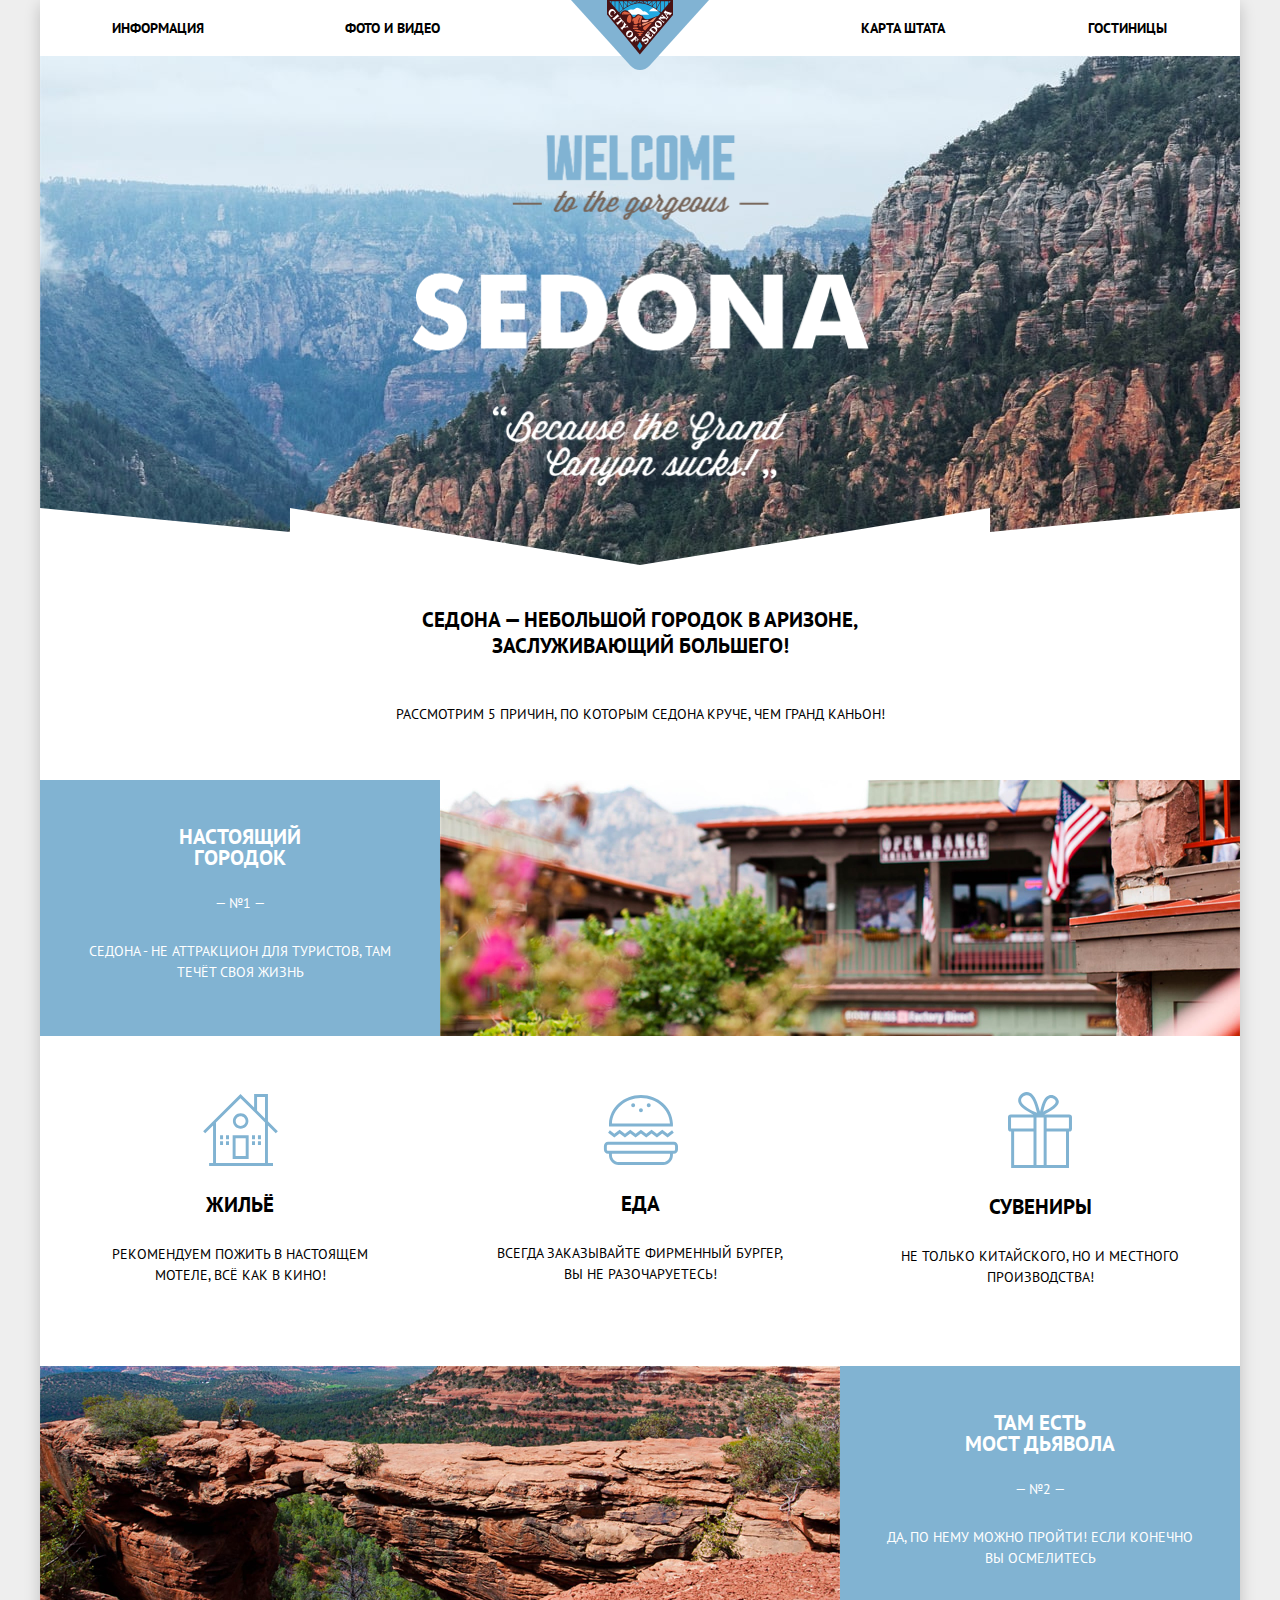
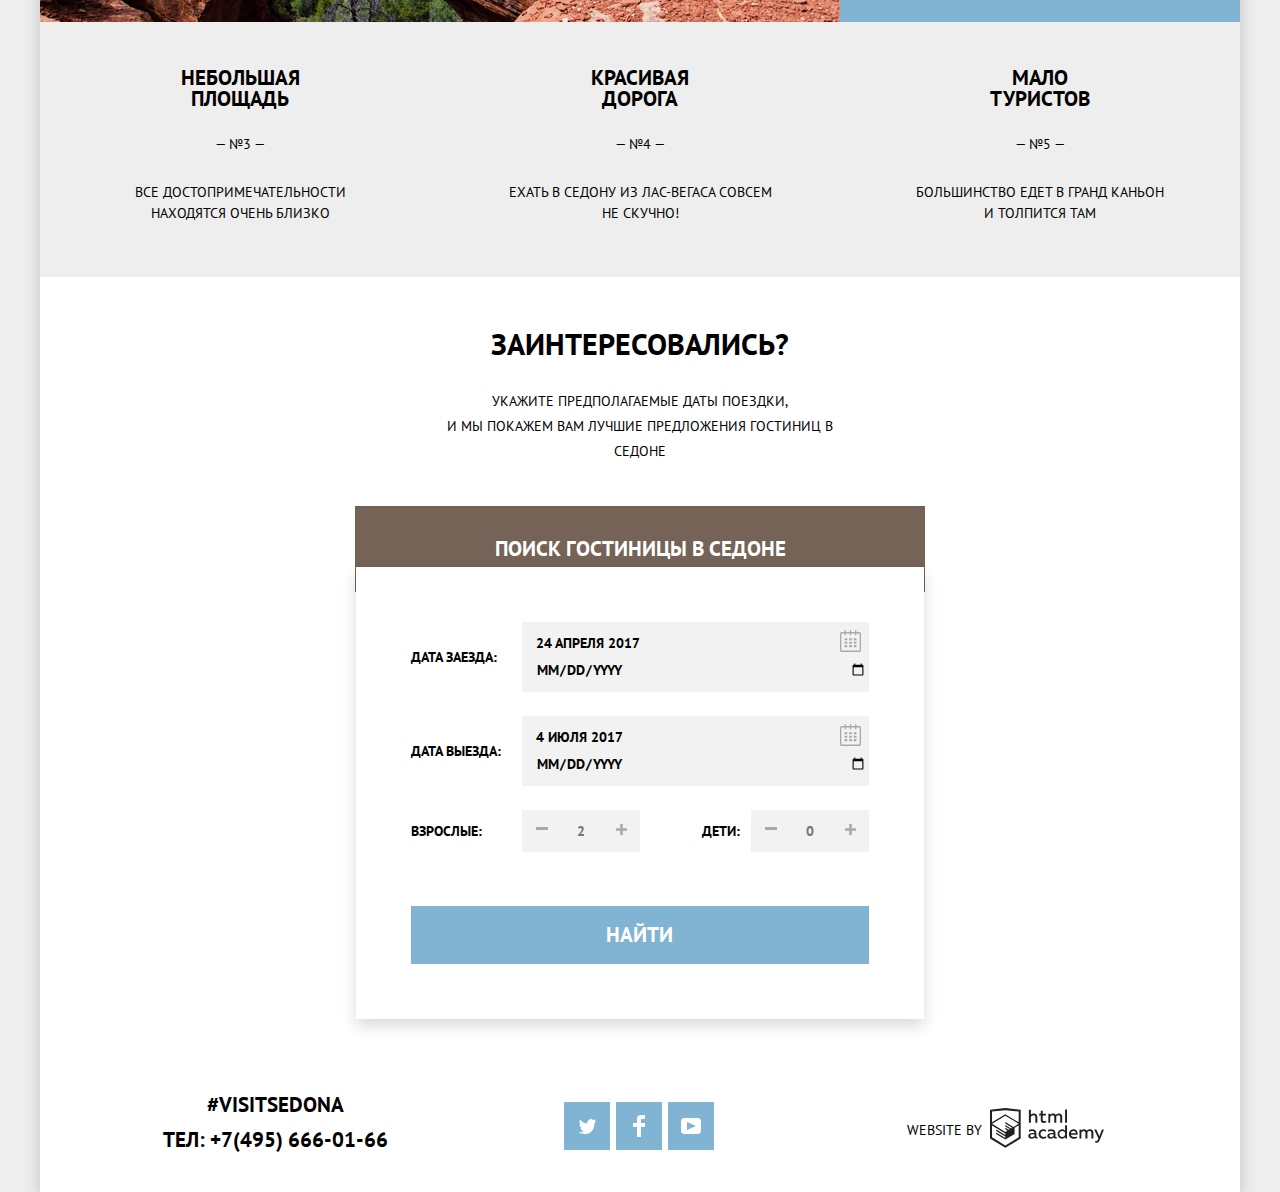
<file: index.html>
<!DOCTYPE html>
<html class="page" lang="ru">
  <head>
    <meta charset="utf-8">
    <title>Сайт туристического города Седона в штате Аризона</title>
    <link rel="stylesheet" href="css/normalize.css">
    <link rel="stylesheet" href="css/style.css">
    <link rel="icon" href="favicon.ico">
    <link rel="icon" href="img/favicon/icon.svg" type="image/svg+xml">
    <link rel="apple-touch-icon" href="img/favicon/180.png">
    <link rel="manifest" href="manifest.webmanifest">
  </head>
  <body class="page-body container">
    <header class="page-header">
      <nav class="page-navigation">
        <a class="page-header-logo">
          <img src="img/logo.svg" width="138" height="70" alt="Логотип сайта города Седона">
        </a>
        <div class="site-navigation-wrap">
          <ul class="site-navigation">
            <li class="site-navigation-item left-item"><a href="blank.html" aria-label="Информация">Информация</a></li>
            <li class="site-navigation-item left-item"><a href="blank.html" aria-label="Фото и видео">Фото и видео</a></li>
          </ul>
          <ul class="site-navigation">
            <li class="site-navigation-item right-item"><a href="blank.html" aria-label="Карта штата">Карта штата</a></li>
            <li class="site-navigation-item right-item"><a href="catalog.html" aria-label="Гостиницы">Гостиницы</a></li>
          </ul>
        </div>
      </nav>
    </header>
    <main class="page-index">
      <h1 class="visually-hidden">Туристический город Седона</h1>
      <section class="welcome">
        <h2 class="visually-hidden">Добро пожаловать в Седону</h2>
        <img src="img/index/welcome.png" srcset="img/index/welcome@2x.png" width="457" height="351" alt="Добро пожаловать в великолепную Седону. Потому что Гранд каньон отстой!" class="welcome-img">
      </section>
      <section class="features">
        <h2 class="visually-hidden">Преимущества</h2>
        <p class="feature-title">Седона — небольшой городок в Аризоне, заслуживающий большего!</p>
        <p class="feature-description">Рассмотрим 5 причин, по которым Седона круче, чем гранд каньон!</p>
        <ul class="features-list">
          <li class="feature-item feature-item-first">
            <div class="feature-item-wrap feature-item-wrap--blue">
              <h3 class="feature-item-title">Настоящий <br>городок</h3>
              <p class="feature-item-number">— №1 —</p>
              <p class="feature-item-description">Седона - не аттракцион для туристов, там <br>течёт своя жизнь</p>
            </div>
            <img src="img/index/Advantage1.jpg" srcset="img/index/Advantage1@2x.jpg" width="800" height="256" alt="Первое преимущество Седоны" class="feature-item-image">
            <ul class="additional-list">
              <li class="additional-item">
                <h4 class="additional-item-title housing">Жильё</h4>
                <p class="additional-item-description">Рекомендуем пожить в настоящем <br>мотеле, всё как в кино!</p>
              </li>
              <li class="additional-item">
                <h4 class="additional-item-title meal">Еда</h4>
                <p class="additional-item-description">Всегда заказывайте фирменный бургер,<br> вы не разочаруетесь!</p>
              </li>
              <li class="additional-item">
                <h4 class="additional-item-title souvenirs">Сувениры</h4>
                <p class="additional-item-description">Не только китайского, но и местного<br> производства!</p>
              </li>
            </ul>
          </li>
          <li class="feature-item feature-item-second">
            <div class="feature-item-wrap feature-item-wrap--blue">
              <h3 class="feature-item-title">Там есть <br>Мост дьявола</h3>
              <p class="feature-item-number">— №2 —</p>
              <p class="feature-item-description">Да, по нему можно пройти! Если конечно <br>вы осмелитесь</p>
            </div>
            <img src="img/index/Advantage2.jpg" srcset="img/index/Advantage2@2x.jpg" width="800" height="256" alt="Второе преимущество Седоны" class="feature-item-image">
          </li>
          <li class="feature-item">
            <div class="feature-item-wrap">
              <h3 class="feature-item-title">Небольшая <br>площадь</h3>
              <p class="feature-item-number">— №3 —</p>
              <p class="feature-item-description">все достопримечательности <br>находятся очень близко</p>
            </div>
          </li>
          <li class="feature-item">
            <div class="feature-item-wrap">
              <h3 class="feature-item-title">Красивая <br>дорога</h3>
              <p class="feature-item-number">— №4 —</p>
              <p class="feature-item-description">Ехать в Седону из Лас-вегаса совсем <br>не скучно!</p>
            </div>
          </li>
          <li class="feature-item">
            <div class="feature-item-wrap">
              <h3 class="feature-item-title">Mало <br>туристов</h3>
              <p class="feature-item-number">— №5 —</p>
              <p class="feature-item-description">Большинство едет в Гранд каньон <br>и толпится там</p>
            </div>
          </li>
        </ul>
      </section>
      <section class="capture-unit">
        <h2 class="visually-hidden">Блок захвата</h2>
        <h3 class="capture-unit-title">Заинтересовались?</h3>
        <p class="capture-unit-subtitle">Укажите предполагаемые даты поездки, <br>и мы покажем вам лучшие предложения гостиниц в Cедоне</p>
        <a class="button button-search" aria-label="Поиск гостиницы в Седоне">Поиск гостиницы в Седоне</a>
      </section>
      <section class="adress">
        <h2 class="visually-hidden">Как проехать</h2>
        <!-- Здесь будет карта на js-->
        <img class="visually-hidden" src="img/index/map.png" srcset="img/index/map@2x.png" alt="Аризона, город Седона" width="1200" height="474" class="map">
        <iframe width="1200" height="474" class="map" allowfullscreen title="Аризона, город Седона" src="https://www.google.com/maps/embed?pb=!1m14!1m12!1m3!1d18518.24879908678!2d-111.79683013575944!3d34.86640680662824!2m3!1f0!2f0!3f0!3m2!1i1024!2i768!4f13.1!5e0!3m2!1sru!2sru!4v1639623973554!5m2!1sru!2sru" width="600" height="450" style="border:0;" allowfullscreen="" loading="lazy"></iframe>
      </section>
    </main>
    <footer class="page-footer">
      <section class="footer-contacts">
        <h2 class="visually-hidden">Как с нами связаться</h2>
        <p class="footer-tag">#visitSEDONA</p>
        <a href="tel:+74956660166" class="footer-phone" aria-label="Контактный номер телефона">ТЕЛ: +7(495) 666-01-66</a>
      </section>
      <section class="footer-social">
        <h2 class="visually-hidden">Социальные сети</h2>
        <ul>
          <li>
            <a href="#" class="button social-button twitter" aria-label="Твиттер">
              <span class="visually-hidden">Твиттер</span>
            </a>
          </li>
          <li>
            <a href="#" class="button social-button facebook" aria-label="Фейсбук">
              <span class="visually-hidden">Фейсбук</span>
            </a>
          </li>
          <li>
            <a href="#" class="button social-button youtube" aria-label="Ютуб">
              <span class="visually-hidden">Ютуб</span>
            </a>
          </li>
        </ul>
      </section>
      <p class="footer-copyright">
        Website by <a href="https://htmlacademy.ru/intensive/htmlcss" class="copyright-link" aria-label="Сайт Htmlacademy">
          <span class="visually-hidden">Htmlacademy</span>
          <svg width="115" height="41" viewBox="0 0 115 41" aria-hidden="true" focusable="false">
            <path fill-rule="evenodd" clip-rule="evenodd" d="M15.52 1.057h-.17L0 2.72v28.776l15.35 9.343 15.352-9.344V2.72L15.52 1.057Zm61.498 1.565h-1.93v13.11h1.93V2.621Zm-36.156.01v5.136a3.976 3.976 0 0 1 2.849-1.23 3.387 3.387 0 0 1 2.614 1.007 3.55 3.55 0 0 1 1.015 2.662v5.556h-1.973v-5.297a1.984 1.984 0 0 0-.41-1.44 1.899 1.899 0 0 0-1.289-.718h-.316a3.081 3.081 0 0 0-2.448 1.5v5.955H38.9V2.633h1.963Zm36.156 28.852h-1.74v-1.425a4.061 4.061 0 0 1-3.366 1.662c-2.437-.168-4.33-2.239-4.33-4.736 0-2.498 1.893-4.569 4.33-4.737a3.98 3.98 0 0 1 3.165 1.402v-5.33h1.941v13.164Zm-29.952-1.425c.197-.008.392-.044.58-.107v1.435c-.398.153-.82.23-1.245.226a1.758 1.758 0 0 1-1.762-1.079 5.035 5.035 0 0 1-3.313 1.166c-1.593 0-3.07-.896-3.07-2.752 0-2.298 2.11-3.01 3.914-3.01.77.013 1.537.103 2.29.27v-.324c0-1.079-.802-1.91-2.31-1.91a7.682 7.682 0 0 0-3.166.69V22.83a10.56 10.56 0 0 1 3.365-.593c2.49 0 4.02 1.209 4.02 3.938v3.237a.592.592 0 0 0 .13.429c.096.12.236.194.387.208h.18v.01ZM40.27 28.84c.027.389.205.75.495 1.004.289.253.666.378 1.046.345h.116a3.537 3.537 0 0 0 2.542-1.079v-1.532a10.039 10.039 0 0 0-1.91-.227c-1.055 0-2.278.356-2.278 1.49h-.01Zm15.752-5.902a5.183 5.183 0 0 0-2.712-.69h-.369a4.514 4.514 0 0 0-3.18 1.471 4.722 4.722 0 0 0-1.23 3.341v.442c.164 2.498 2.273 4.39 4.716 4.23 1.004.024 2-.187 2.912-.615v-1.845a5.185 5.185 0 0 1-2.564.69 2.885 2.885 0 0 1-2.657-1.426 3.024 3.024 0 0 1 0-3.07 2.884 2.884 0 0 1 2.657-1.427c.865-.003 1.71.26 2.427.755v-1.856ZM66.15 30.06c.198-.008.393-.045.58-.108v1.435c-.397.153-.82.23-1.244.226a1.758 1.758 0 0 1-1.762-1.079 5.035 5.035 0 0 1-3.313 1.166c-1.593 0-3.07-.896-3.07-2.752 0-2.298 2.11-3.01 3.914-3.01.77.013 1.537.103 2.29.27v-.324c0-1.079-.802-1.91-2.311-1.91a7.682 7.682 0 0 0-3.165.69V22.83c1.084-.379 2.22-.58 3.365-.593 2.49 0 4.02 1.209 4.02 3.938v3.237a.592.592 0 0 0 .129.429c.097.12.237.194.388.208h.18v.01Zm-6.296-.212a1.468 1.468 0 0 1-.498-1.008h.021c0-1.133 1.16-1.489 2.279-1.489.642.015 1.281.09 1.91.227v1.532a3.537 3.537 0 0 1-2.543 1.079h-.116a1.404 1.404 0 0 1-1.053-.34Zm9.472-2.918c0-1.644 1.304-2.977 2.912-2.977l.021.054c1.214 0 2.314.731 2.806 1.866v2.158a3.015 3.015 0 0 1-2.827 1.877c-1.608 0-2.912-1.333-2.912-2.978Zm14.022-4.682c3.492 0 4.705 2.892 4.135 5.492h-6.562c.222 1.618 1.762 2.276 3.366 2.276a6.326 6.326 0 0 0 2.785-.636v1.726c-1 .436-2.08.646-3.165.615-2.67 0-5.012-1.532-5.012-4.769a4.572 4.572 0 0 1 1.145-3.268 4.37 4.37 0 0 1 3.076-1.469h.232v.033Zm-2.48 3.927c.101-1.351 1.253-2.365 2.575-2.265h.042c.62-.057 1.234.17 1.675.62.442.449.666 1.075.614 1.71H80.87v-.065Zm8.62 5.287v-8.966h1.74v1.079a3.983 3.983 0 0 1 2.934-1.37 3.001 3.001 0 0 1 2.785 1.51c.793-.881 1.9-1.399 3.07-1.435a3.192 3.192 0 0 1 2.489 1.01c.647.69.971 1.631.887 2.583v5.61h-2.004v-5.556a1.74 1.74 0 0 0-.366-1.262 1.665 1.665 0 0 0-1.132-.626h-.275a2.936 2.936 0 0 0-2.184 1.208v6.237H95.43v-5.557a1.742 1.742 0 0 0-.38-1.266 1.666 1.666 0 0 0-1.15-.611h-.21a3.153 3.153 0 0 0-2.333 1.392v6.074h-1.825l-.042-.054Zm24.488-8.988h-2.005l-2.648 6.798-3.018-6.787h-2.11l4.221 9.063-.18.454c-.517 1.36-1.234 2.05-2.184 2.05a2.96 2.96 0 0 1-.897-.13v1.694c.38.096.77.147 1.161.151 1.329 0 2.585-.744 3.534-3.086l4.126-10.206ZM52.689 6.787V3.55l-1.962.464v2.719h-1.583V8.49h1.646v4.5c-.067.826.234 1.64.82 2.213a2.653 2.653 0 0 0 2.197.743c.793.007 1.58-.121 2.332-.378v-1.726a4.647 4.647 0 0 1-1.783.356c-1.14 0-1.667-.389-1.667-1.575V8.513h3.165V6.787H52.69Zm5.697 8.966V6.754h1.752v1.08a3.983 3.983 0 0 1 2.922-1.382 2.998 2.998 0 0 1 2.743 1.435c.793-.882 1.9-1.4 3.07-1.435.94-.037 1.85.347 2.491 1.052.64.704.949 1.66.843 2.617v5.62h-2.004v-5.556a1.743 1.743 0 0 0-.366-1.262 1.668 1.668 0 0 0-1.132-.626h-.243a2.937 2.937 0 0 0-2.184 1.209v6.236h-2.005v-5.557a1.742 1.742 0 0 0-.365-1.262 1.667 1.667 0 0 0-1.133-.626h-.242A3.153 3.153 0 0 0 60.2 9.69v6.074h-1.815v-.01Zm-29.689 14.55.01-.006-.01.021v-.015Zm0-11.983v11.983l-13.346 8.13-13.346-8.115V18.515l13.283 8.092v1.424l-9.105-5.503v1.414l9.157 5.621v1.5l-9.147-5.567v1.456l9.158 5.621 9.232-5.653v-6.107l4.114-2.492Zm.01-1.542-3.67 2.158-1.689 1.079-8.04-4.931v1.413l6.848 4.23-.148.097-1.055.582-5.665-3.452v1.445l4.473 2.72-1.055.722-3.376-2.05v1.414l2.215 1.338-2.247 1.36L2.11 16.863 15.31 8.729l13.399 8.049Zm-13.42-9.506 13.42 8.081V4.563L15.362 3.13 2.015 4.564v10.79l13.273-8.082Z" fill="#231F20"/>
          </svg>
        </a>
      </p>
    </footer>
    <section class="modal modal-search">
      <h2 class="visually-hidden">Поиск гостиницы в Седоне</h2>
      <form action="https://echo.htmlacademy.ru/" method="post" class="appointment-form">
        <div class="appointment-item">
          <label for="arrival-date" aria-label="Дата заезда">Дата заезда:</label>
          <input id="arrival-date" name="arrival-date" placeholder="24 апреля 2017" type="date">
          <span class="calendar">
            <svg fill="none" viewBox="0 0 21 23" aria-hidden="true" focusable="false">
              <path fill-rule="evenodd" clip-rule="evenodd" d="M16.406 3.025h2.845c.966 0 1.749.822 1.749 1.837v16.302C21 22.179 20.217 23 19.251 23H1.75C.784 23 0 22.179 0 21.164V4.862c0-1.015.784-1.837 1.75-1.837h2.843V1.648c0-.381.294-.689.657-.689.362 0 .656.308.656.689v1.377h3.938V1.648c0-.381.294-.689.657-.689.361 0 .655.308.655.689v1.377h3.938V1.648c0-.381.293-.689.656-.689.362 0 .656.308.656.689v1.377Zm3.159 18.459a.448.448 0 0 0 .123-.32h.001V4.862a.449.449 0 0 0-.437-.459h-2.845v1.378c0 .381-.294.689-.656.689-.363 0-.656-.308-.656-.689V4.403h-3.938v1.378c0 .381-.294.689-.655.689-.363 0-.657-.308-.657-.689V4.403H5.907v1.378c0 .381-.294.689-.656.689-.363 0-.657-.308-.657-.689V4.403H1.75a.45.45 0 0 0-.438.459v16.302a.45.45 0 0 0 .438.459h17.501a.448.448 0 0 0 .314-.139Z" fill="#A9A9A9"/><path fill-rule="evenodd" clip-rule="evenodd" d="M4.594 9.225h2.625v2.066H4.594V9.225Zm0 3.443h2.625v2.067H4.594v-2.067Zm2.625 3.444H4.594v2.066h2.625v-2.066Zm1.969 0h2.625v2.066H9.188v-2.066Zm2.625-3.444H9.188v2.067h2.625v-2.067ZM9.188 9.225h2.625v2.066H9.188V9.225Zm7.218 6.887h-2.625v2.066h2.625v-2.066Zm-2.625-3.444h2.625v2.067h-2.625v-2.067Zm2.625-3.443h-2.625v2.066h2.625V9.225Z" fill="#A9A9A9"/>
            </svg>
          </span>
        </div>
        <div class="appointment-item">
          <label for="date-of-departure" aria-label="Дата выезда">Дата выезда:</label>
          <input id="date-of-departure" name="date-of-departure" placeholder="4 июля 2017" type="date">
          <span class="calendar">
            <svg fill="none" viewBox="0 0 21 23">
              <path fill-rule="evenodd" clip-rule="evenodd" d="M16.406 3.025h2.845c.966 0 1.749.822 1.749 1.837v16.302C21 22.179 20.217 23 19.251 23H1.75C.784 23 0 22.179 0 21.164V4.862c0-1.015.784-1.837 1.75-1.837h2.843V1.648c0-.381.294-.689.657-.689.362 0 .656.308.656.689v1.377h3.938V1.648c0-.381.294-.689.657-.689.361 0 .655.308.655.689v1.377h3.938V1.648c0-.381.293-.689.656-.689.362 0 .656.308.656.689v1.377Zm3.159 18.459a.448.448 0 0 0 .123-.32h.001V4.862a.449.449 0 0 0-.437-.459h-2.845v1.378c0 .381-.294.689-.656.689-.363 0-.656-.308-.656-.689V4.403h-3.938v1.378c0 .381-.294.689-.655.689-.363 0-.657-.308-.657-.689V4.403H5.907v1.378c0 .381-.294.689-.656.689-.363 0-.657-.308-.657-.689V4.403H1.75a.45.45 0 0 0-.438.459v16.302a.45.45 0 0 0 .438.459h17.501a.448.448 0 0 0 .314-.139Z" fill="#A9A9A9"/><path fill-rule="evenodd" clip-rule="evenodd" d="M4.594 9.225h2.625v2.066H4.594V9.225Zm0 3.443h2.625v2.067H4.594v-2.067Zm2.625 3.444H4.594v2.066h2.625v-2.066Zm1.969 0h2.625v2.066H9.188v-2.066Zm2.625-3.444H9.188v2.067h2.625v-2.067ZM9.188 9.225h2.625v2.066H9.188V9.225Zm7.218 6.887h-2.625v2.066h2.625v-2.066Zm-2.625-3.444h2.625v2.067h-2.625v-2.067Zm2.625-3.443h-2.625v2.066h2.625V9.225Z" fill="#A9A9A9"/>
            </svg>
          </span>
        </div>
        <div class="appointment-item choice-age">
          <label for="adults" aria-label="Взрослые">Взрослые:</label>
          <input id="adults" name="adults" placeholder="2" type="number">
          <span class="change-quantity minus">
            <svg fill="none" viewBox="0 0 12 3" aria-hidden="true" focusable="false">
              <path fill="#A9A9A9" d="M0 0h12v3H0z"/>
            </svg>
          </span>
          <span class="change-quantity plus" aria-hidden="true" focusable="false">
            <svg fill="none" viewBox="0 0 11 11">
              <path fill-rule="evenodd" clip-rule="evenodd" d="M4.23 6.77V11h2.54V6.77H11V4.23H6.77V0H4.23v4.23H0v2.54h4.23Z" fill="#A9A9A9"/>
            </svg>
          </span>
        </div>
        <div class="appointment-item choice-age">
          <label for="children" aria-label="Дети">Дети:</label>
          <input id="children" name="children" placeholder="0" type="number">
          <span class="change-quantity minus">
            <svg fill="none" viewBox="0 0 12 3" aria-hidden="true" focusable="false">
              <path fill="#A9A9A9" d="M0 0h12v3H0z"/>
            </svg>
          </span>
          <span class="change-quantity plus">
            <svg fill="none" viewBox="0 0 11 11" aria-hidden="true" focusable="false">
              <path fill-rule="evenodd" clip-rule="evenodd" d="M4.23 6.77V11h2.54V6.77H11V4.23H6.77V0H4.23v4.23H0v2.54h4.23Z" fill="#A9A9A9"/>
            </svg>
          </span>
        </div>
        <button class="button appointment-button" type="submit" aria-label="Найти гостиницу">Найти</button>
      </form>
    </section>
    <script src="js/search.min.js"></script>
  </body>
</html>
</file>
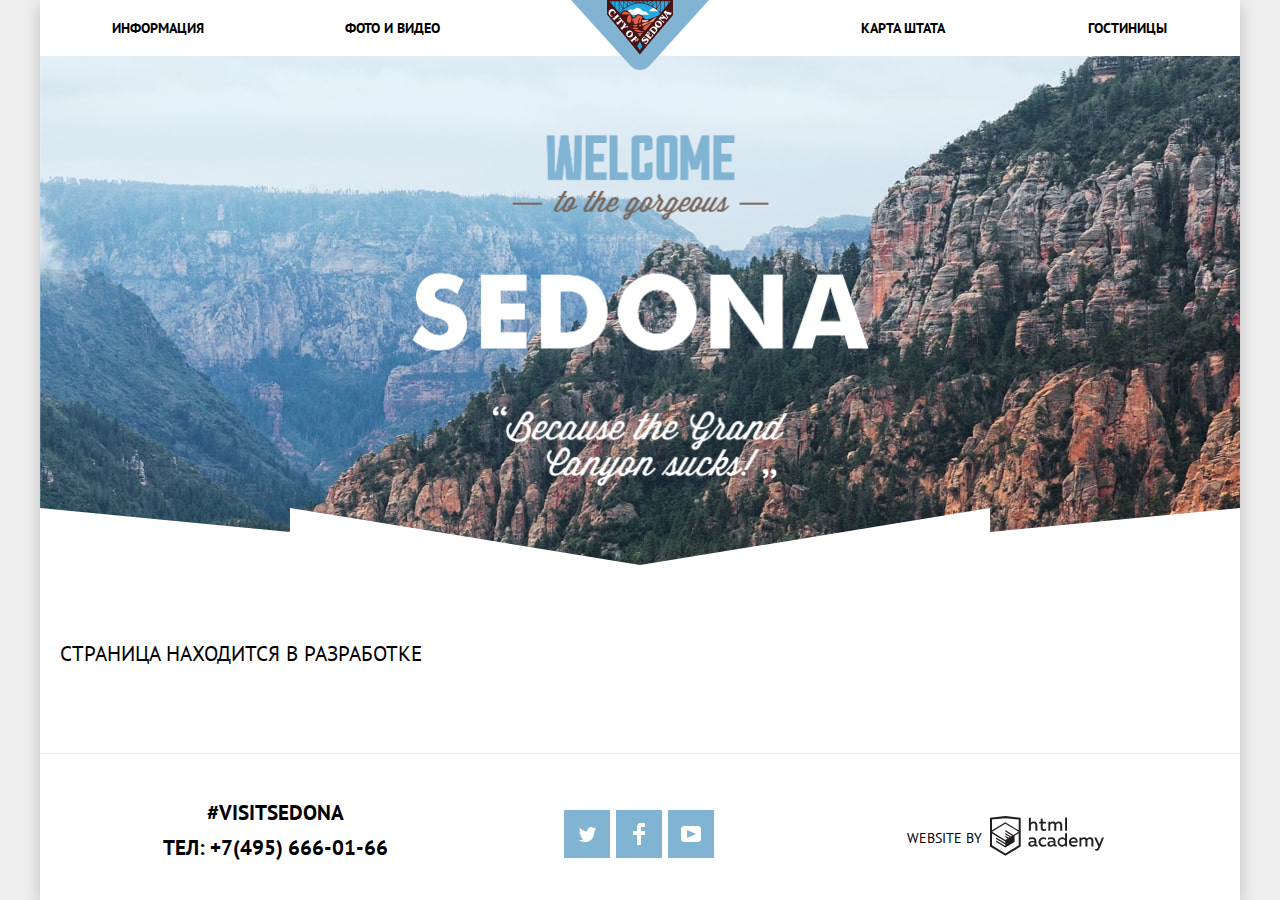
<file: blank.html>
<!DOCTYPE html>
<html class="page" lang="ru">
  <head>
    <meta charset="utf-8">
    <title>Сайт туристического города Седона в штате Аризона</title>
    <link rel="stylesheet" href="css/normalize.css">
    <link rel="stylesheet" href="css/style.min.css">
    <link rel="icon" href="favicon.ico">
    <link rel="icon" href="favicon/icon.svg" type="image/svg+xml">
    <link rel="apple-touch-icon" href="favicon/180.png">
    <link rel="manifest" href="manifest.webmanifest">
  </head>
  <body class="page-body container">
    <header class="page-header">
      <nav class="page-navigation">
        <a href="index.html" class="page-header-logo" aria-label="Главная страница сайта Седона">
          <img src="img/logo.svg" width="138" height="70" alt="Логотип сайта города Седона">
        </a>
        <div class="site-navigation-wrap">
          <ul class="site-navigation">
            <li class="site-navigation-item left-item"><a href="blank.html" aria-label="Информация">Информация</a></li>
            <li class="site-navigation-item left-item"><a href="blank.html" aria-label="Фото и видео">Фото и видео</a></li>
          </ul>
          <ul class="site-navigation">
            <li class="site-navigation-item right-item"><a href="blank.html" aria-label="Карта штата">Карта штата</a></li>
            <li class="site-navigation-item right-item"><a href="catalog.html" aria-label="Гостиницы">Гостиницы</a></li>
          </ul>
        </div>
      </nav>
    </header>
    <main class="page-blank">
      <h1 class="visually-hidden">Туристический город Седона</h1>
      <section class="welcome">
        <h2 class="visually-hidden">Добро пожаловать в Седону</h2>
        <img src="img/index/welcome.png" srcset="img/index/welcome@2x.png" width="457" height="351" alt="Добро пожаловать в великолепную Седону. Потому что Гранд каньон отстой!">
      </section>
      <section class="inner-content">
        <h2 class="visually-hidden">Пустая страница туристического города Седона в штате Аризона</h2>
        <p>Страница находится в разработке</p>
      </section>
    </main>
    <footer class="page-footer">
      <section class="footer-contacts">
        <h2 class="visually-hidden">Как с нами связаться</h2>
        <p class="footer-tag">#visitSEDONA</p>
        <a href="tel:+74956660166" class="footer-phone">ТЕЛ: +7(495) 666-01-66</a>
      </section>
      <section class="footer-social">
        <h2 class="visually-hidden">Социальные сети</h2>
        <ul>
          <li>
            <a href="#" class="button social-button twitter" aria-label="Твиттер">
              <span class="visually-hidden">Твиттер</span>
            </a>
          </li>
          <li>
            <a href="#" class="button social-button facebook" aria-label="Фейсбук">
              <span class="visually-hidden">Фейсбук</span>
            </a>
          </li>
          <li>
            <a href="#" class="button social-button youtube" aria-label="Ютуб">
              <span class="visually-hidden">Ютуб</span>
            </a>
          </li>
        </ul>
      </section>
      <p class="footer-copyright">
        Website by <a href="https://htmlacademy.ru/intensive/htmlcss" class="copyright-link" aria-label="Сайт Htmlacademy">
          <span class="visually-hidden">Htmlacademy</span>
          <svg width="115" height="41" viewBox="0 0 115 41" aria-hidden="true" focusable="false">
            <path fill-rule="evenodd" clip-rule="evenodd" d="M15.52 1.057h-.17L0 2.72v28.776l15.35 9.343 15.352-9.344V2.72L15.52 1.057Zm61.498 1.565h-1.93v13.11h1.93V2.621Zm-36.156.01v5.136a3.976 3.976 0 0 1 2.849-1.23 3.387 3.387 0 0 1 2.614 1.007 3.55 3.55 0 0 1 1.015 2.662v5.556h-1.973v-5.297a1.984 1.984 0 0 0-.41-1.44 1.899 1.899 0 0 0-1.289-.718h-.316a3.081 3.081 0 0 0-2.448 1.5v5.955H38.9V2.633h1.963Zm36.156 28.852h-1.74v-1.425a4.061 4.061 0 0 1-3.366 1.662c-2.437-.168-4.33-2.239-4.33-4.736 0-2.498 1.893-4.569 4.33-4.737a3.98 3.98 0 0 1 3.165 1.402v-5.33h1.941v13.164Zm-29.952-1.425c.197-.008.392-.044.58-.107v1.435c-.398.153-.82.23-1.245.226a1.758 1.758 0 0 1-1.762-1.079 5.035 5.035 0 0 1-3.313 1.166c-1.593 0-3.07-.896-3.07-2.752 0-2.298 2.11-3.01 3.914-3.01.77.013 1.537.103 2.29.27v-.324c0-1.079-.802-1.91-2.31-1.91a7.682 7.682 0 0 0-3.166.69V22.83a10.56 10.56 0 0 1 3.365-.593c2.49 0 4.02 1.209 4.02 3.938v3.237a.592.592 0 0 0 .13.429c.096.12.236.194.387.208h.18v.01ZM40.27 28.84c.027.389.205.75.495 1.004.289.253.666.378 1.046.345h.116a3.537 3.537 0 0 0 2.542-1.079v-1.532a10.039 10.039 0 0 0-1.91-.227c-1.055 0-2.278.356-2.278 1.49h-.01Zm15.752-5.902a5.183 5.183 0 0 0-2.712-.69h-.369a4.514 4.514 0 0 0-3.18 1.471 4.722 4.722 0 0 0-1.23 3.341v.442c.164 2.498 2.273 4.39 4.716 4.23 1.004.024 2-.187 2.912-.615v-1.845a5.185 5.185 0 0 1-2.564.69 2.885 2.885 0 0 1-2.657-1.426 3.024 3.024 0 0 1 0-3.07 2.884 2.884 0 0 1 2.657-1.427c.865-.003 1.71.26 2.427.755v-1.856ZM66.15 30.06c.198-.008.393-.045.58-.108v1.435c-.397.153-.82.23-1.244.226a1.758 1.758 0 0 1-1.762-1.079 5.035 5.035 0 0 1-3.313 1.166c-1.593 0-3.07-.896-3.07-2.752 0-2.298 2.11-3.01 3.914-3.01.77.013 1.537.103 2.29.27v-.324c0-1.079-.802-1.91-2.311-1.91a7.682 7.682 0 0 0-3.165.69V22.83c1.084-.379 2.22-.58 3.365-.593 2.49 0 4.02 1.209 4.02 3.938v3.237a.592.592 0 0 0 .129.429c.097.12.237.194.388.208h.18v.01Zm-6.296-.212a1.468 1.468 0 0 1-.498-1.008h.021c0-1.133 1.16-1.489 2.279-1.489.642.015 1.281.09 1.91.227v1.532a3.537 3.537 0 0 1-2.543 1.079h-.116a1.404 1.404 0 0 1-1.053-.34Zm9.472-2.918c0-1.644 1.304-2.977 2.912-2.977l.021.054c1.214 0 2.314.731 2.806 1.866v2.158a3.015 3.015 0 0 1-2.827 1.877c-1.608 0-2.912-1.333-2.912-2.978Zm14.022-4.682c3.492 0 4.705 2.892 4.135 5.492h-6.562c.222 1.618 1.762 2.276 3.366 2.276a6.326 6.326 0 0 0 2.785-.636v1.726c-1 .436-2.08.646-3.165.615-2.67 0-5.012-1.532-5.012-4.769a4.572 4.572 0 0 1 1.145-3.268 4.37 4.37 0 0 1 3.076-1.469h.232v.033Zm-2.48 3.927c.101-1.351 1.253-2.365 2.575-2.265h.042c.62-.057 1.234.17 1.675.62.442.449.666 1.075.614 1.71H80.87v-.065Zm8.62 5.287v-8.966h1.74v1.079a3.983 3.983 0 0 1 2.934-1.37 3.001 3.001 0 0 1 2.785 1.51c.793-.881 1.9-1.399 3.07-1.435a3.192 3.192 0 0 1 2.489 1.01c.647.69.971 1.631.887 2.583v5.61h-2.004v-5.556a1.74 1.74 0 0 0-.366-1.262 1.665 1.665 0 0 0-1.132-.626h-.275a2.936 2.936 0 0 0-2.184 1.208v6.237H95.43v-5.557a1.742 1.742 0 0 0-.38-1.266 1.666 1.666 0 0 0-1.15-.611h-.21a3.153 3.153 0 0 0-2.333 1.392v6.074h-1.825l-.042-.054Zm24.488-8.988h-2.005l-2.648 6.798-3.018-6.787h-2.11l4.221 9.063-.18.454c-.517 1.36-1.234 2.05-2.184 2.05a2.96 2.96 0 0 1-.897-.13v1.694c.38.096.77.147 1.161.151 1.329 0 2.585-.744 3.534-3.086l4.126-10.206ZM52.689 6.787V3.55l-1.962.464v2.719h-1.583V8.49h1.646v4.5c-.067.826.234 1.64.82 2.213a2.653 2.653 0 0 0 2.197.743c.793.007 1.58-.121 2.332-.378v-1.726a4.647 4.647 0 0 1-1.783.356c-1.14 0-1.667-.389-1.667-1.575V8.513h3.165V6.787H52.69Zm5.697 8.966V6.754h1.752v1.08a3.983 3.983 0 0 1 2.922-1.382 2.998 2.998 0 0 1 2.743 1.435c.793-.882 1.9-1.4 3.07-1.435.94-.037 1.85.347 2.491 1.052.64.704.949 1.66.843 2.617v5.62h-2.004v-5.556a1.743 1.743 0 0 0-.366-1.262 1.668 1.668 0 0 0-1.132-.626h-.243a2.937 2.937 0 0 0-2.184 1.209v6.236h-2.005v-5.557a1.742 1.742 0 0 0-.365-1.262 1.667 1.667 0 0 0-1.133-.626h-.242A3.153 3.153 0 0 0 60.2 9.69v6.074h-1.815v-.01Zm-29.689 14.55.01-.006-.01.021v-.015Zm0-11.983v11.983l-13.346 8.13-13.346-8.115V18.515l13.283 8.092v1.424l-9.105-5.503v1.414l9.157 5.621v1.5l-9.147-5.567v1.456l9.158 5.621 9.232-5.653v-6.107l4.114-2.492Zm.01-1.542-3.67 2.158-1.689 1.079-8.04-4.931v1.413l6.848 4.23-.148.097-1.055.582-5.665-3.452v1.445l4.473 2.72-1.055.722-3.376-2.05v1.414l2.215 1.338-2.247 1.36L2.11 16.863 15.31 8.729l13.399 8.049Zm-13.42-9.506 13.42 8.081V4.563L15.362 3.13 2.015 4.564v10.79l13.273-8.082Z" fill="#231F20"/>
          </svg>
        </a>
      </p>
    </footer>
  </body>
</html>
</file>
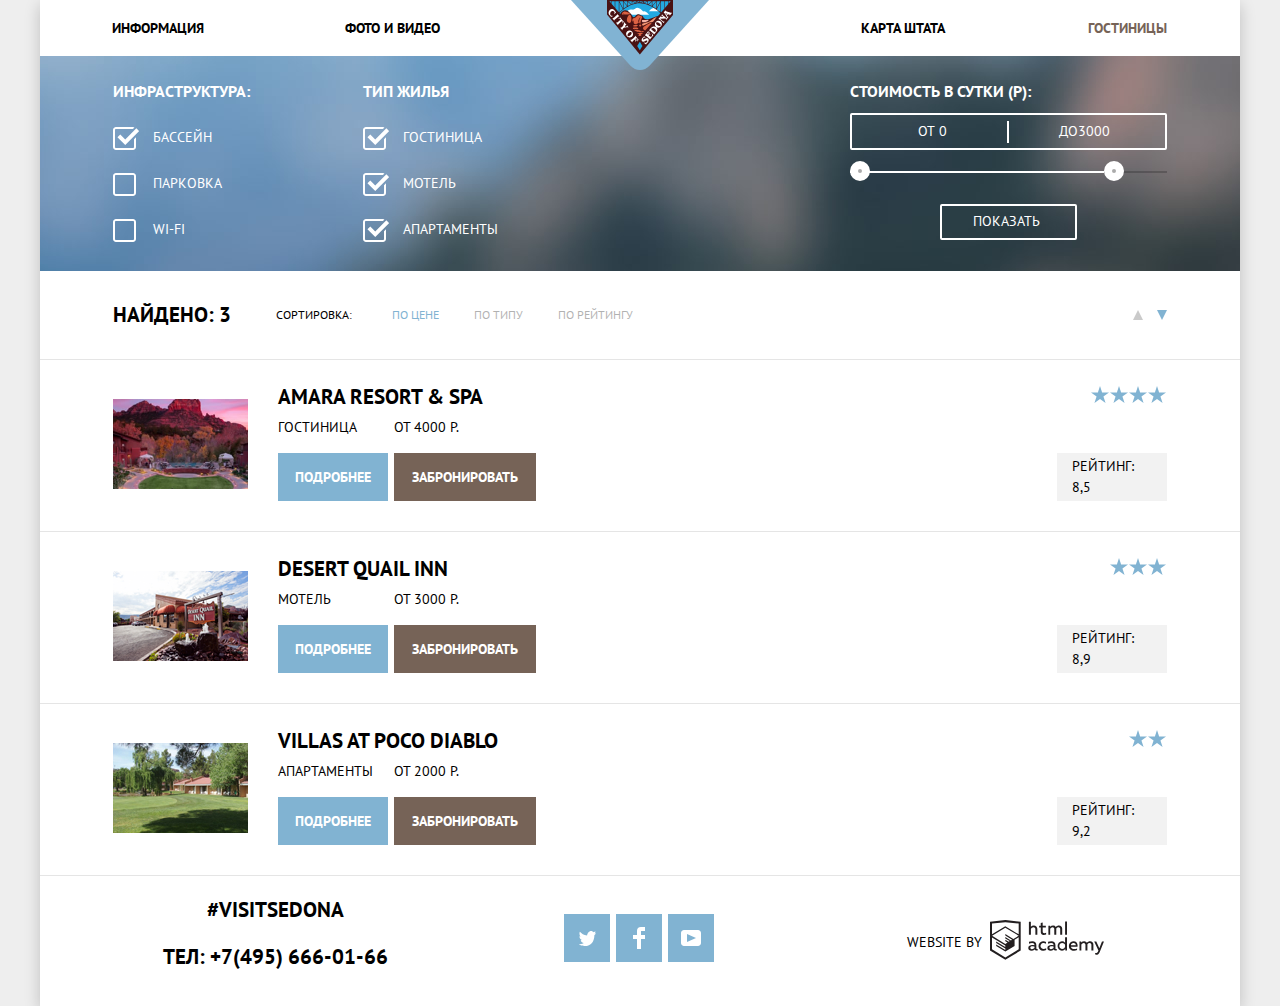
<file: catalog.html>
<!DOCTYPE html>
<html class="page" lang="ru">
  <head>
    <meta charset="utf-8">
    <title>Сайт туристического города Седона в штате Аризона</title>
    <link rel="stylesheet" href="css/normalize.css">
    <link rel="stylesheet" href="css/style.min.css">
    <link rel="icon" href="favicon.ico">
    <link rel="icon" href="favicon/icon.svg" type="image/svg+xml">
    <link rel="apple-touch-icon" href="favicon/180.png">
    <link rel="manifest" href="manifest.webmanifest">
  </head>
  <body class="page-body inner-page container">
    <header class="page-header">
      <nav class="page-navigation">
        <a href="index.html" class="page-header-logo" aria-label="Главная страница сайта Седона">
          <img src="img/logo.svg" width="138" height="70" alt="Логотип сайта города Седона">
        </a>
        <div class="site-navigation-wrap">
          <ul class="site-navigation">
            <li class="site-navigation-item left-item"><a href="blank.html" aria-label="Информация">Информация</a></li>
            <li class="site-navigation-item left-item"><a href="blank.html" aria-label="Фото и видео">Фото и видео</a></li>
          </ul>
          <ul class="site-navigation">
            <li class="site-navigation-item right-item"><a href="blank.html" aria-label="Карта штата">Карта штата</a></li>
            <li class="site-navigation-item right-item"><a class="active" aria-label="Гостиницы">Гостиницы</a></li>
          </ul>
        </div>
      </nav>
    </header>
    <main class="container page-catalog">
      <h1 class="visually-hidden">Гостиницы в Седоне</h1>
      <section class="filters">
        <h2 class="visually-hidden">Фильтр гостиниц</h2>
        <form method="GET" action="https://echo.htmlacademy.ru/" target="_blank" class="filter">
          <fieldset class="filter-item">
            <legend>Инфраструктура:</legend>
            <ul>
              <li class="filter-option">
                <input class="visually-hidden filter-input" type="checkbox" name="pool" value ="pool" id="filter-pool" checked>
                <label for="filter-pool" aria-label="бассейн">бассейн</label>
              </li>
              <li class="filter-option">
                <input class="visually-hidden filter-input" type="checkbox" name="parking" id="filter-parking" value="parking">
                <label for="filter-parking" aria-label="парковка">парковка</label>
              </li>
              <li class="filter-option">
                <input class="visually-hidden filter-input" type="checkbox" name="wifi" id="filter-wifi" value="wifi">
                <label for="filter-wifi" aria-label="wi-fi">wi-fi</label>
              </li>
            </ul>
          </fieldset>
          <fieldset class="filter-item">
            <legend>Тип жилья</legend>
            <ul>
              <li class="filter-option">
                <input class="visually-hidden filter-input" type="checkbox" name="hotel" id="filter-hotel" value="hotel" checked>
                <label for="filter-hotel" aria-label="гостиница">гостиница</label>
              </li>
              <li class="filter-option">
                <input class="visually-hidden filter-input" type="checkbox" name="motel" value="motel" id="filter-motel" checked>
                <label for="filter-motel" aria-label="мотель">мотель</label>
              </li>
              <li class="filter-option">
                <input class="visually-hidden filter-input" type="checkbox" name="apartaments" value="apartaments" id="filter-apartaments" checked>
                <label for="filter-apartaments" aria-label="апартаменты">апартаменты</label>
              </li>
            </ul>
          </fieldset>
          <fieldset class="filter-item form-price">
            <legend>Стоимость в сутки (р):</legend>
            <div class="range-filter">
              <div class="price-controls">
                <label class="min-price" aria-label="минимальная цена">
                  <input type="number" name="min-price" value="0">
                </label>
                <label class="max-price" aria-label="максимальная цена">
                  <input type="number" name="max-price" value="3000">
                </label>
              </div>
              <div class="range-controls">
                <div class="scale">
                  <div class="bar"></div>
                </div>
                <div class="toggle toggle-min" tabindex="0"></div>
                <div class="toggle toggle-max" tabindex="0"></div>
              </div>
            </div>
        </fieldset>
          <button type="submit" class="filter-button" aria-label="Найти гостиницу по выбранным параметрам">Показать</button>
        </form>
      </section>
      <section class="sorting">
        <h2 class="visually-hidden">Сортировка списка гостиниц</h2>
        <p class="sorting-result">Найдено: 3</p>
        <h3 class="sorting-title">Сортировка:</h3>
        <ul class="sorting-list">
          <li>
            <a href="#" class="sorting-item-active" aria-label="сортировка по цене">По цене</a>
          </li>
          <li>
            <a href="#" class="sorting-item" aria-label="сортировка по типу">По типу</a>
          </li>
          <li>
            <a href="#" class="sorting-item" aria-label="сортировка по рейтингу">По рейтингу</a>
          </li>
        </ul>
        <ul class="sorting-option">
          <li>
            <a href="#" class="button sorting-button sorting-up" aria-label="Сортировка от большего к меньшему">
              <span class="visually-hidden">Больше</span>
            </a>
          </li>
          <li>
            <a href="#" class="button sorting-button sorting-down sorting-button-active" aria-label="Сортировка от меньшего к большему">
              <span class="visually-hidden">Меньше</span>
            </a>
          </li>
        </ul>
      </section>
      <section class="catalog">
        <h2 class="visually-hidden">Список гостиниц</h2>
        <ul class="catalog-list">
          <li class="catalog-item">
              <h3 class="catalog-item-title">Amara Resort & Spa</h3>
              <p class="catalog-item-image">
                <img src="img/catalog/amara_resort_and_spa.jpg" srcset="img/catalog/amara_resort_and_spa@2x.jpg" width="135" height="90" alt="Гостиница Amara Resort & Spa">
              </p>
              <p class="catalog-category">Гостиница</p>
              <p class="catalog-item-price">От 4000 Р.</p>
              <button type="button" class="button button-more" aria-label="Посмотреть подробную информацию о гостинице Amara Resort & Spa">Подробнее</button>
              <button type="button" class="button botton-to-book" aria-label="Забронировать номер в гостинице Amara Resort & Spa">Забронировать</button>
              <ul class="catalog-classification">
                <li class="classification-item">
                  <svg width="19" height="17" viewBox="0 0 19 17">
                    <path d="M9.002 0L11.128 6.494H18.005L12.441 10.506L14.566 17L9.002 12.987L3.438 17L5.564 10.506L0 6.494H6.878L9.002 0Z" fill="#81B3D2"/>
                  </svg>
                </li>
                <li class="classification-item">
                  <svg width="19" height="17" viewBox="0 0 19 17">
                    <path d="M9.002 0L11.128 6.494H18.005L12.441 10.506L14.566 17L9.002 12.987L3.438 17L5.564 10.506L0 6.494H6.878L9.002 0Z" fill="#81B3D2"/>
                  </svg>
                </li>
                <li class="classification-item">
                  <svg width="19" height="17" viewBox="0 0 19 17">
                    <path d="M9.002 0L11.128 6.494H18.005L12.441 10.506L14.566 17L9.002 12.987L3.438 17L5.564 10.506L0 6.494H6.878L9.002 0Z" fill="#81B3D2"/>
                  </svg>
                </li>
                <li class="classification-item">
                  <svg width="19" height="17" viewBox="0 0 19 17">
                    <path d="M9.002 0L11.128 6.494H18.005L12.441 10.506L14.566 17L9.002 12.987L3.438 17L5.564 10.506L0 6.494H6.878L9.002 0Z" fill="#81B3D2"/>
                  </svg>
                </li>
              </ul>
              <p class="catalog-rating">Рейтинг: 8,5</p>
          </li>
          <li class="catalog-item">
            <h3 class="catalog-item-title">Desert Quail Inn</h3>
            <p class="catalog-item-image">
              <img src="img/catalog/desert_quail_inn.jpg" srcset="img/catalog/desert_quail_inn@2x.jpg" width="135" height="90" alt="Гостиница Desert Quail Inn">
            </p>
            <p class="catalog-category">Мотель</p>
            <p class="catalog-item-price">От 3000 Р.</p>
            <button type="button" class="button button-more" aria-label="Посмотреть подробную информацию о мотеле Desert Quail Inn">Подробнее</button>
            <button type="button" class="button botton-to-book" aria-label="Забронировать номер в мотеле Desert Quail Inn">Забронировать</button>
            <ul class="catalog-classification">
              <li class="classification-item">
                <svg width="19" height="17" viewBox="0 0 19 17">
                  <path d="M9.002 0L11.128 6.494H18.005L12.441 10.506L14.566 17L9.002 12.987L3.438 17L5.564 10.506L0 6.494H6.878L9.002 0Z" fill="#81B3D2"/>
                </svg>
              </li>
              <li class="classification-item">
                <svg width="19" height="17" viewBox="0 0 19 17">
                  <path d="M9.002 0L11.128 6.494H18.005L12.441 10.506L14.566 17L9.002 12.987L3.438 17L5.564 10.506L0 6.494H6.878L9.002 0Z" fill="#81B3D2"/>
                </svg>
              </li>
              <li class="classification-item">
                <svg width="19" height="17" viewBox="0 0 19 17">
                  <path d="M9.002 0L11.128 6.494H18.005L12.441 10.506L14.566 17L9.002 12.987L3.438 17L5.564 10.506L0 6.494H6.878L9.002 0Z" fill="#81B3D2"/>
                </svg>
              </li>
            </ul>
             <p class="catalog-rating">Рейтинг: 8,9</p>
          </li>
          <li class="catalog-item">
            <h3 class="catalog-item-title">Villas at Poco Diablo</h3>
            <p class="catalog-item-image">
              <img src="img/catalog/villas_at_poco_diablo.jpg" srcset="img/catalog/villas_at_poco_diablo@2x.jpg" width="135" height="90" alt="Гостиница Villas at Poco Diablo">
            </p>
            <p class="catalog-category">Апартаменты</p>
            <p class="catalog-item-price">От 2000 Р.</p>
            <button type="button" class="button button-more" aria-label="Посмотреть подробную информацию об апартаментах Villas at Poco Diablo">Подробнее</button>
            <button type="button" class="button botton-to-book" aria-label="Забронировать номер в апартаментах Villas at Poco Diablo">Забронировать</button>
            <ul class="catalog-classification">
              <li class="classification-item">
                <svg width="19" height="17" viewBox="0 0 19 17">
                  <path d="M9.002 0L11.128 6.494H18.005L12.441 10.506L14.566 17L9.002 12.987L3.438 17L5.564 10.506L0 6.494H6.878L9.002 0Z" fill="#81B3D2"/>
                </svg>
              </li>
              <li class="classification-item">
                <svg width="19" height="17" viewBox="0 0 19 17">
                  <path d="M9.002 0L11.128 6.494H18.005L12.441 10.506L14.566 17L9.002 12.987L3.438 17L5.564 10.506L0 6.494H6.878L9.002 0Z" fill="#81B3D2"/>
                </svg>
              </li>
            </ul>
            <p class="catalog-rating">Рейтинг: 9,2</p>
          </li>
        </ul>
      </section>
    </main>
    <footer class="page-footer">
      <section class="footer-contacts">
        <h2 class="visually-hidden">Как с нами связаться</h2>
        <p>#visitSEDONA</p>
        <a href="tel:+74956660166" class="footer-phone" aria-label="Контактный номер телефона">ТЕЛ: +7(495) 666-01-66</a>
      </section>
      <section class="footer-social">
        <h2 class="visually-hidden">Социальные сети</h2>
        <ul>
          <li>
            <a href="#" class="button social-button twitter" aria-label="Твиттер">
              <span class="visually-hidden">Твиттер</span>
            </a>
          </li>
          <li>
            <a href="#" class="button social-button facebook" aria-label="Фейсбук">
              <span class="visually-hidden">Фейсбук</span>
            </a>
          </li>
          <li>
            <a href="#" class="button social-button youtube" aria-label="Ютуб">
              <span class="visually-hidden">Ютуб</span>
            </a>
          </li>
        </ul>
      </section>
      <p class="footer-copyright">
        Website by <a href="https://htmlacademy.ru/intensive/htmlcss" class="copyright-link" aria-label="Сайт Htmlacademy">
          <span class="visually-hidden">Htmlacademy</span>
          <svg width="115" height="41" viewBox="0 0 115 41" aria-hidden="true" focusable="false">
            <path fill-rule="evenodd" clip-rule="evenodd" d="M15.52 1.057h-.17L0 2.72v28.776l15.35 9.343 15.352-9.344V2.72L15.52 1.057Zm61.498 1.565h-1.93v13.11h1.93V2.621Zm-36.156.01v5.136a3.976 3.976 0 0 1 2.849-1.23 3.387 3.387 0 0 1 2.614 1.007 3.55 3.55 0 0 1 1.015 2.662v5.556h-1.973v-5.297a1.984 1.984 0 0 0-.41-1.44 1.899 1.899 0 0 0-1.289-.718h-.316a3.081 3.081 0 0 0-2.448 1.5v5.955H38.9V2.633h1.963Zm36.156 28.852h-1.74v-1.425a4.061 4.061 0 0 1-3.366 1.662c-2.437-.168-4.33-2.239-4.33-4.736 0-2.498 1.893-4.569 4.33-4.737a3.98 3.98 0 0 1 3.165 1.402v-5.33h1.941v13.164Zm-29.952-1.425c.197-.008.392-.044.58-.107v1.435c-.398.153-.82.23-1.245.226a1.758 1.758 0 0 1-1.762-1.079 5.035 5.035 0 0 1-3.313 1.166c-1.593 0-3.07-.896-3.07-2.752 0-2.298 2.11-3.01 3.914-3.01.77.013 1.537.103 2.29.27v-.324c0-1.079-.802-1.91-2.31-1.91a7.682 7.682 0 0 0-3.166.69V22.83a10.56 10.56 0 0 1 3.365-.593c2.49 0 4.02 1.209 4.02 3.938v3.237a.592.592 0 0 0 .13.429c.096.12.236.194.387.208h.18v.01ZM40.27 28.84c.027.389.205.75.495 1.004.289.253.666.378 1.046.345h.116a3.537 3.537 0 0 0 2.542-1.079v-1.532a10.039 10.039 0 0 0-1.91-.227c-1.055 0-2.278.356-2.278 1.49h-.01Zm15.752-5.902a5.183 5.183 0 0 0-2.712-.69h-.369a4.514 4.514 0 0 0-3.18 1.471 4.722 4.722 0 0 0-1.23 3.341v.442c.164 2.498 2.273 4.39 4.716 4.23 1.004.024 2-.187 2.912-.615v-1.845a5.185 5.185 0 0 1-2.564.69 2.885 2.885 0 0 1-2.657-1.426 3.024 3.024 0 0 1 0-3.07 2.884 2.884 0 0 1 2.657-1.427c.865-.003 1.71.26 2.427.755v-1.856ZM66.15 30.06c.198-.008.393-.045.58-.108v1.435c-.397.153-.82.23-1.244.226a1.758 1.758 0 0 1-1.762-1.079 5.035 5.035 0 0 1-3.313 1.166c-1.593 0-3.07-.896-3.07-2.752 0-2.298 2.11-3.01 3.914-3.01.77.013 1.537.103 2.29.27v-.324c0-1.079-.802-1.91-2.311-1.91a7.682 7.682 0 0 0-3.165.69V22.83c1.084-.379 2.22-.58 3.365-.593 2.49 0 4.02 1.209 4.02 3.938v3.237a.592.592 0 0 0 .129.429c.097.12.237.194.388.208h.18v.01Zm-6.296-.212a1.468 1.468 0 0 1-.498-1.008h.021c0-1.133 1.16-1.489 2.279-1.489.642.015 1.281.09 1.91.227v1.532a3.537 3.537 0 0 1-2.543 1.079h-.116a1.404 1.404 0 0 1-1.053-.34Zm9.472-2.918c0-1.644 1.304-2.977 2.912-2.977l.021.054c1.214 0 2.314.731 2.806 1.866v2.158a3.015 3.015 0 0 1-2.827 1.877c-1.608 0-2.912-1.333-2.912-2.978Zm14.022-4.682c3.492 0 4.705 2.892 4.135 5.492h-6.562c.222 1.618 1.762 2.276 3.366 2.276a6.326 6.326 0 0 0 2.785-.636v1.726c-1 .436-2.08.646-3.165.615-2.67 0-5.012-1.532-5.012-4.769a4.572 4.572 0 0 1 1.145-3.268 4.37 4.37 0 0 1 3.076-1.469h.232v.033Zm-2.48 3.927c.101-1.351 1.253-2.365 2.575-2.265h.042c.62-.057 1.234.17 1.675.62.442.449.666 1.075.614 1.71H80.87v-.065Zm8.62 5.287v-8.966h1.74v1.079a3.983 3.983 0 0 1 2.934-1.37 3.001 3.001 0 0 1 2.785 1.51c.793-.881 1.9-1.399 3.07-1.435a3.192 3.192 0 0 1 2.489 1.01c.647.69.971 1.631.887 2.583v5.61h-2.004v-5.556a1.74 1.74 0 0 0-.366-1.262 1.665 1.665 0 0 0-1.132-.626h-.275a2.936 2.936 0 0 0-2.184 1.208v6.237H95.43v-5.557a1.742 1.742 0 0 0-.38-1.266 1.666 1.666 0 0 0-1.15-.611h-.21a3.153 3.153 0 0 0-2.333 1.392v6.074h-1.825l-.042-.054Zm24.488-8.988h-2.005l-2.648 6.798-3.018-6.787h-2.11l4.221 9.063-.18.454c-.517 1.36-1.234 2.05-2.184 2.05a2.96 2.96 0 0 1-.897-.13v1.694c.38.096.77.147 1.161.151 1.329 0 2.585-.744 3.534-3.086l4.126-10.206ZM52.689 6.787V3.55l-1.962.464v2.719h-1.583V8.49h1.646v4.5c-.067.826.234 1.64.82 2.213a2.653 2.653 0 0 0 2.197.743c.793.007 1.58-.121 2.332-.378v-1.726a4.647 4.647 0 0 1-1.783.356c-1.14 0-1.667-.389-1.667-1.575V8.513h3.165V6.787H52.69Zm5.697 8.966V6.754h1.752v1.08a3.983 3.983 0 0 1 2.922-1.382 2.998 2.998 0 0 1 2.743 1.435c.793-.882 1.9-1.4 3.07-1.435.94-.037 1.85.347 2.491 1.052.64.704.949 1.66.843 2.617v5.62h-2.004v-5.556a1.743 1.743 0 0 0-.366-1.262 1.668 1.668 0 0 0-1.132-.626h-.243a2.937 2.937 0 0 0-2.184 1.209v6.236h-2.005v-5.557a1.742 1.742 0 0 0-.365-1.262 1.667 1.667 0 0 0-1.133-.626h-.242A3.153 3.153 0 0 0 60.2 9.69v6.074h-1.815v-.01Zm-29.689 14.55.01-.006-.01.021v-.015Zm0-11.983v11.983l-13.346 8.13-13.346-8.115V18.515l13.283 8.092v1.424l-9.105-5.503v1.414l9.157 5.621v1.5l-9.147-5.567v1.456l9.158 5.621 9.232-5.653v-6.107l4.114-2.492Zm.01-1.542-3.67 2.158-1.689 1.079-8.04-4.931v1.413l6.848 4.23-.148.097-1.055.582-5.665-3.452v1.445l4.473 2.72-1.055.722-3.376-2.05v1.414l2.215 1.338-2.247 1.36L2.11 16.863 15.31 8.729l13.399 8.049Zm-13.42-9.506 13.42 8.081V4.563L15.362 3.13 2.015 4.564v10.79l13.273-8.082Z" fill="#231F20"/>
          </svg>
        </a>
      </p>
    </footer>
  </body>
</html>
</file>
<file: css/style.css>
@font-face {
  font-family: "PT Sans";
  font-weight: 400;
  font-style: normal;
  font-display: swap;
  src: local("PTSans"),
       url('../fonts/PTSans.woff2') format("woff2"),
       url('../fonts/PTSans.woff') format("woff");
}

@font-face {
  font-family: "PT Sans";
  font-weight: 700;
  font-style: normal;
  font-display: swap;
  src: local("PTSans-Bold"),
       url('../fonts/PTSans-Bold.woff2') format("woff2"),
       url('../fonts/PTSans-Bold.woff') format("woff");
}

:root {
  --basic-white-100: rgba(255, 255, 255, 0.3);
  --basic-white-200: rgba(255, 255, 255, 0.9);
  --basic-white-300: #ffffff;
  --basic-grey-100: #f2f2f2;
  --basic-grey-200: #ebebeb;
  --basic-grey-250: #bdbbbc;
  --basic-grey-300: #a9a9a9;
  --basic-grey-350: #6a6a6a;
  --basic-grey-400: #eeeeee;
  --basic-grey-500: #888888;
  --basic-grey-600: #666666;
  --basic-grey-700: #333333;
  --basic-grey-800: #ababab;
  --basic-grey-850: #cacaca;
  --basic-grey-900: #e5e5e5;
  --basic-blue: #81b3d2;
  --basic-blue-hover: #669ec0;
  --basic-blue-active: #5496bd;
  --basic-brown: #766357;
  --basic-brown-hover:#604e43;
  --basic-brown-active: #503e33;
  --basic-dark: #000000;
  --basic-dark-100: rgba(0, 1, 1, 0.2);
}

.page {
  height: 100%;
  background-color: var(--basic-grey-400);
}

.page-body {
  min-width: 1200px;
  margin: 0;
  padding: 0;
  font-family: "PT Sans", Arial, sans-serif;
  font-size: 14px;
  line-height: 21px;
  font-weight: 400;
  color: var(--basic-dark);
  text-transform: uppercase;
  background-color: var(--basic-white-300);
  -webkit-box-shadow: 0px 5px 15px var(--basic-dark-100);
          box-shadow: 0px 5px 15px var(--basic-dark-100);
  min-height: 100%;
  display: -ms-grid;
  display: grid;
  -ms-grid-rows: -webkit-min-content 1fr -webkit-min-content;
  -ms-grid-rows: min-content 1fr min-content;
  grid-template-rows: -webkit-min-content 1fr -webkit-min-content;
  grid-template-rows: min-content 1fr min-content;
  -ms-flex-line-pack: start;
      align-content: start;
}

.container {
  width: 1200px;
  margin: 0 auto;
  position: relative;
}

.page a {
  text-decoration: none;
}

/*.page img {
  max-width: 100%;
  height: auto;
}*/

.page h2 {
  font-size: 30px;
  font-weight: 700;
  line-height: 24px;
}

.visually-hidden {
  position: absolute;
  width: 1px;
  height: 1px;
  margin: -1px;
  border: 0;
  padding: 0;
  white-space: nowrap;
  -webkit-clip-path: inset(100%);
          clip-path: inset(100%);
  clip: rect(0 0 0 0);
  overflow: hidden;
}

/* Main navigation */

.page-navigation {
  display: -ms-grid;
  display: grid;
  font-size: 14px;
  font-weight: 700;
  line-height: 26px;
  color: var(--basic-dark);
  background-color: var(--basic-white-300);
}

.page-header-logo {
  -webkit-box-ordinal-group: 2;
      -ms-flex-order: 1;
          order: 1;
  -ms-grid-column-align: center;
      justify-self: center;
  position: absolute;
  top: 0;
  z-index: 1;
}

.site-navigation-wrap {
  display: -webkit-box;
  display: -ms-flexbox;
  display: flex;
  -webkit-box-pack: justify;
      -ms-flex-pack: justify;
          justify-content: space-between;
  -ms-flex-wrap: wrap;
      flex-wrap: wrap;
}

.site-navigation {
  margin: 0;
  padding: 0;
  list-style: none;
  width: 530px;
  min-height: 56px;
  display: -webkit-box;
  display: -ms-flexbox;
  display: flex;
  -ms-flex-wrap: wrap;
      flex-wrap: wrap;
}

.site-navigation-item {
  -ms-flex-preferred-size: 235px;
      flex-basis: 235px;
  display: -webkit-box;
  display: -ms-flexbox;
  display: flex;
  -webkit-box-pack: center;
      -ms-flex-pack: center;
          justify-content: center;
  -webkit-box-align: center;
      -ms-flex-align: center;
          align-items: center;
}

.right-item {
  -ms-flex-preferred-size: 225px;
      flex-basis: 225px;
  margin-right: 0;
  margin-left: auto;
}

.right-item:nth-child(2n) {
  margin-left: 0;
}

.site-navigation a {
  color: var(--basic-dark);
  line-height: 26px;
}

.site-navigation a:hover {
  color: var(--basic-blue);
}

.site-navigation a:focus {
  color: var(--basic-dark);
  opacity: 0.3;
}

.site-navigation a:active,
.site-navigation a.active {
  color: var(--basic-brown);
}

/* Welcome */

.welcome {
  width: 1200px;
  height: 509px;
  text-align: center;
  background-image: url('../img/index/bg.jpg');
  background-position: top center;
  background-repeat: no-repeat;
  display: -webkit-box;
  display: -ms-flexbox;
  display: flex;
  -ms-flex-wrap: wrap;
      flex-wrap: wrap;
  -webkit-box-pack: center;
      -ms-flex-pack: center;
          justify-content: center;
  -webkit-box-align: center;
      -ms-flex-align: center;
          align-items: center;
  position: relative;
}

.welcome-img {
  width: 457px;
  height: 351px;
}

.welcome::before {
  position: absolute;
  content: '';
  width: 1200px;
  height: 57px;
  bottom: 0;
  left: 0;
  background-image: url('../img/index/Shape.svg');
}

/* Features */

.features {
  padding-top: 42px;
  text-align: center;
}

.feature-title {
  width: 470px;
  font-weight: 700;
  font-size: 21px;
  line-height: 26px;
  margin: 0 auto 45px auto;
}

.feature-description {
  margin-bottom: 55px;
}

.features-list {
  margin: 0;
  padding: 0;
  display: -ms-grid;
  display: grid;
  -ms-grid-columns: 1fr 1fr 1fr;
  grid-template-columns: 1fr 1fr 1fr;
  -ms-grid-rows: (-webkit-min-content)[4];
  -ms-grid-rows: (min-content)[4];
  grid-template-rows: repeat(4, -webkit-min-content);
  grid-template-rows: repeat(4, min-content);
  list-style: none;
}

.features-list > *:nth-child(1) {
  -ms-grid-row: 1;
  -ms-grid-column: 1;
}

.features-list > *:nth-child(2) {
  -ms-grid-row: 1;
  -ms-grid-column: 2;
}

.features-list > *:nth-child(3) {
  -ms-grid-row: 1;
  -ms-grid-column: 3;
}

.features-list > *:nth-child(4) {
  -ms-grid-row: 2;
  -ms-grid-column: 1;
}

.features-list > *:nth-child(5) {
  -ms-grid-row: 2;
  -ms-grid-column: 2;
}

.features-list > *:nth-child(6) {
  -ms-grid-row: 2;
  -ms-grid-column: 3;
}

.features-list > *:nth-child(7) {
  -ms-grid-row: 3;
  -ms-grid-column: 1;
}

.features-list > *:nth-child(8) {
  -ms-grid-row: 3;
  -ms-grid-column: 2;
}

.features-list > *:nth-child(9) {
  -ms-grid-row: 3;
  -ms-grid-column: 3;
}

.features-list > *:nth-child(10) {
  -ms-grid-row: 4;
  -ms-grid-column: 1;
}

.features-list > *:nth-child(11) {
  -ms-grid-row: 4;
  -ms-grid-column: 2;
}

.features-list > *:nth-child(12) {
  -ms-grid-row: 4;
  -ms-grid-column: 3;
}

.feature-item {
  text-align: center;
  background-color: var(--basic-grey-400);
}

.feature-item-first {
  grid-column: 1/-1;
  -ms-grid-row: 1;
  -ms-grid-row-span: 2;
  grid-row: 1/3;
  display: -webkit-box;
  display: -ms-flexbox;
  display: flex;
  -ms-flex-wrap: wrap;
      flex-wrap: wrap;
  -webkit-box-align: stretch;
      -ms-flex-align: stretch;
          align-items: stretch;
}

.feature-item-second {
  grid-column: 1/-1;
  -ms-grid-row: 3;
  -ms-grid-row-span: 1;
  grid-row: 3/4;
  display: -webkit-box;
  display: -ms-flexbox;
  display: flex;
  -ms-flex-wrap: wrap;
      flex-wrap: wrap;
  -webkit-box-align: stretch;
      -ms-flex-align: stretch;
          align-items: stretch;
}

.feature-item-wrap {
  display: -webkit-box;
  display: -ms-flexbox;
  display: flex;
  -webkit-box-orient: vertical;
  -webkit-box-direction: normal;
      -ms-flex-direction: column;
          flex-direction: column;
  -webkit-box-pack: center;
      -ms-flex-pack: center;
          justify-content: center;
  -webkit-box-align: center;
      -ms-flex-align: center;
          align-items: center;
  -ms-flex-preferred-size: 360px;
      flex-basis: 360px;
  padding: 45px 20px 39px 20px;
}

.feature-item-wrap--blue {
  padding-top: 41px;
  padding-bottom: 34px;
  background-color: var(--basic-blue);
  color: var(--basic-white-300);
}

.feature-item-title {
  margin: 0 auto;
  font-size: 21px;
  font-weight: 700;
  line-height: 21px;
  margin-bottom: 25px;
}

.feature-item-number {
  margin: 0;
  margin-bottom: 13px;
}

.feature-item-image {
  width: 800px;
  height: 256px;
}

.feature-item:nth-child(2) .feature-item-image {
  -webkit-box-ordinal-group: 0;
      -ms-flex-order: -1;
          order: -1;
}

.additional-list {
  list-style: none;
  margin: 0;
  padding: 0;
  width: 100%;
  display: -webkit-box;
  display: -ms-flexbox;
  display: flex;
  -ms-flex-wrap: wrap;
      flex-wrap: wrap;
  background-color: var(--basic-white-300);
}

.additional-item {
  -ms-flex-preferred-size: 360px;
      flex-basis: 360px;
  text-align: center;
  display: -webkit-box;
  display: -ms-flexbox;
  display: flex;
  -webkit-box-orient: vertical;
  -webkit-box-direction: normal;
      -ms-flex-direction: column;
          flex-direction: column;
  -webkit-box-pack: center;
      -ms-flex-pack: center;
          justify-content: center;
  -webkit-box-align: center;
      -ms-flex-align: center;
          align-items: center;
  padding: 55px 20px 64px 20px;
}

.additional-item-title {
  font-size: 21px;
  font-weight: 700;
  line-height: 21px;
  margin: 0 auto 15px auto;
  position: relative;
  display: -webkit-box;
  display: -ms-flexbox;
  display: flex;
  -webkit-box-orient: vertical;
  -webkit-box-direction: normal;
      -ms-flex-direction: column;
          flex-direction: column;
  -webkit-box-pack: end;
      -ms-flex-pack: end;
          justify-content: flex-end;
}

.additional-item-title::before {
  content: '';
  background-repeat: no-repeat;
  margin: 0 auto 28px auto;
}

.housing::before {
  width: 75px;
  height: 72px;
  left: -3px;
  background-image: url('../img/index/icon-advantage-1.svg');
}

.meal::before {
  width: 75px;
  height: 70px;
  left: -18px;
  background-image: url('../img/index/icon-advantage-2.svg');
}

.souvenirs::before {
  width: 64px;
  height: 77px;
  left: 20px;
  background-image: url('../img/index/icon-advantage-3.svg');
}

/* Capture unit*/

.capture-unit {
  text-align: center;
  padding: 55px 20px 0 20px;
}

.capture-unit-title {
  font-size: 30px;
  font-weight: 700;
  line-height: 24px;
  margin: 0 auto 33px auto;
}

.capture-unit-subtitle {
  width: 435px;
  margin: 0 auto 42px auto;
  line-height: 25px;
}

/* Button */

.button {
  font: inherit;
  font-size: 21px;
  font-weight: 700;
  line-height: 26px;
  text-align: center;
  color: var(--basic-white-300);
  vertical-align: middle;
  text-transform: uppercase;
  background-color: var(--basic-blue);
  border: none;
  cursor: pointer;
}

.button:hover {
  background-color: var(--basic-blue-hover);
}
.button:focus,
.button:active {
  background-color: var(--basic-blue-active);
}

.button.disabled,
.button:disabled {
  cursor: default;
  opacity: 0.5;
  background-color: var(--basic-blue);
}

.button-search {
  background-color: var(--basic-brown);
  padding: 30px 139px 30px 140px;
  display: inline-block;
  min-width: 290px;
}

.button-search:hover {
  background-color: var(--basic-brown-hover);
}

.button-search:focus,
.button-search:active {
  background-color: var(--basic-brown-active);
  color: var(--basic-white-100);
}

/* Filters */

.filters {
  padding: 25px 73px 31px 73px;
  color: var(--basic-white-300);
  background-color: var(--basic-dark);
  background-image: url('../img/catalog/bg-catalog.jpg');
  background-position: top center;
  background-repeat: no-repeat;
}

.filter {
  display: -ms-grid;
  display: grid;
  -ms-grid-columns: 200px 50px 200px 50px 1fr 50px 317px;
  grid-template-columns: 200px 200px 1fr 317px;
  -webkit-column-gap: 50px;
     -moz-column-gap: 50px;
          column-gap: 50px;
  row-gap: 20px;
  -ms-grid-rows: -webkit-min-content 20px -webkit-min-content;
  -ms-grid-rows: min-content 20px min-content;
  grid-template-rows: -webkit-min-content -webkit-min-content;
  grid-template-rows: min-content min-content;
}

.filter > *:nth-child(1) {
  -ms-grid-row: 1;
  -ms-grid-column: 1;
}

.filter > *:nth-child(2) {
  -ms-grid-row: 1;
  -ms-grid-column: 3;
}

.filter > *:nth-child(3) {
  -ms-grid-row: 1;
  -ms-grid-column: 5;
}

.filter > *:nth-child(4) {
  -ms-grid-row: 1;
  -ms-grid-column: 7;
}

.filter > *:nth-child(5) {
  -ms-grid-row: 3;
  -ms-grid-column: 1;
}

.filter > *:nth-child(6) {
  -ms-grid-row: 3;
  -ms-grid-column: 3;
}

.filter > *:nth-child(7) {
  -ms-grid-row: 3;
  -ms-grid-column: 5;
}

.filter > *:nth-child(8) {
  -ms-grid-row: 3;
  -ms-grid-column: 7;
}

.filter-item {
  padding: 0;
  margin: 0;
  border: none;
}

.filter-item:not(:last-of-type) {
  -ms-grid-row: 1;
  -ms-grid-row-span: 2;
  grid-row: 1/3;
}

.filter-item legend {
  font-size: 16px;
  font-weight: 700;
  line-height: 21px;
  margin-bottom: 25px;
}

.filter ul {
  padding: 0;
  margin: 0;
  list-style: none;
  line-height: 21px;
}

.filter-option {
  display: block;
  padding-left: 40px;
  margin-bottom: 25px;
}

.filter-option:last-child {
  margin-bottom: 0;
}

.filter-option label {
  position: relative;
  display: block;
  cursor: pointer;
  -webkit-user-select: none;
     -moz-user-select: none;
      -ms-user-select: none;
          user-select: none;
}

.filter-input:hover + label,
.filter-input:focus + label {
  color: var(--basic-blue);
}

.filter-input + label::before {
  content: "";
  position: absolute;
  left: -40px;
  top: 0;
  width: 26px;
  height: 27px;
  background-image: url('../img/catalog/checkbox-off.svg');
  background-repeat: no-repeat;
  background-position: 0 0;
}

.filter-input:disabled + label::before {
  background-image: url('../img/catalog/checkbox-off-disabled.svg');
}

.filter-input:checked + label::before {
  background-image: url('../img/catalog/checkbox-on.svg');
}

.filter-input:checked:disabled + label::before {
  background-image: url('../img/catalog/checkbox-on-disabled.svg');
}

.form-price {
  -ms-grid-column: 4;
  -ms-grid-column-span: 1;
  grid-column: 4/5;
  -ms-grid-row: 1;
  -ms-grid-row-span: 1;
  grid-row: 1/2;
}

.form-price legend {
  margin-bottom: 11px;
}

.filter-button {
  font-size: 14px;
  font-weight: 400;
  line-height: 21px;
  text-transform: uppercase;
  color: var(--basic-white-300);
  background-color: transparent;
  border: 2px solid var(--basic-white-300);
  border-radius: 2px;
  -ms-grid-column: 4;
  -ms-grid-column-span: 1;
  grid-column: 4/5;
  -ms-grid-row: 2;
  -ms-grid-row-span: 1;
  grid-row: 2/3;
  -ms-grid-row-align: center;
      align-self: center;
  padding: 5px 35px 6px 31px;
  margin: 0 auto;
}

.filter-button:hover,
.filter-button:active {
  color: var(--basic-dark);
  background-color: var(--basic-white-300);
}

.range-controls {
  position: relative;
  height: 12px;
  padding-top: 10px;
  background-color: transparent;
}

.range-controls .scale {
  height: 2px;
  background: var(--basic-dark-100);
}

.range-controls .bar {
  width: 80%;
  height: 2px;
  background: var(--basic-white-300);
}

.range-controls .toggle {
  position: absolute;
  top: 0;
  left: 0;
  width: 4px;
  height: 4px;
  padding: 0;
  border: 8px solid var(--basic-white-300);
  background-color: var(--basic-grey-800);
  border-radius: 50%;
  cursor: pointer;
}

.range-controls .toggle-min {
  left: 0;
}

.range-controls .toggle-max {
  left: 80%;
}

.price-controls {
  position: relative;
  width: 301px;
  border: 2px solid var(--basic-white-300);
  border-radius: 2px;
  padding: 6px;
  margin-bottom: 11px;
  display: -webkit-box;
  display: -ms-flexbox;
  display: flex;
  -webkit-box-pack: justify;
      -ms-flex-pack: justify;
          justify-content: space-between;
}

.price-controls label {
  width: 50%;
  text-transform: uppercase;
  font-size: 14px;
  line-height: 21px;
  position: relative;
}

.price-controls input {
  font-family: inherit;
  font-size: inherit;
  text-transform: inherit;
  background-color: transparent;
  color: var(--basic-white-300);
  border: none;
  text-align: center;
  text-indent: 20px;
  -moz-appearance: textfield;
}

.min-price::before {
  content: 'от';
  position: absolute;
  left: 60px;
}

.min-price::after {
  position: absolute;
  top: 0;
  right: 0;
  content: "";
  width: 2px;
  height: 22px;
  background-color: var(--basic-white-300);
}

.max-price::before {
  content: 'до';
  position: absolute;
  left: 50px;
}

/* Sorting */

.sorting {
  display: -webkit-box;
  display: -ms-flexbox;
  display: flex;
  -webkit-box-align: center;
      -ms-flex-align: center;
          align-items: center;
  padding: 23px 73px 23px 73px;
  border-bottom: 1px solid var(--basic-grey-900);
}

.sorting-result {
  font-size: 21px;
  font-weight: 700;
  line-height: 26px;
  margin: 0 45px 0 0;
}

.sorting-title {
  font-size: 12px;
  font-weight: 400;
  line-height: 18px;
  margin-right: 40px;
}

.sorting-list,
.sorting-option {
  font-size: 12px;
  font-weight: 400;
  line-height: 18px;
  list-style: none;
  margin: 0;
  padding: 0;
  display: -webkit-box;
  display: -ms-flexbox;
  display: flex;
}

.sorting-list li:not(:last-child) {
  margin-right: 35px;
}

.sorting-item {
  color: var(--basic-dark);
  opacity: 0.3;
}

.sorting-item:hover,
.sorting-item:focus,
.sorting-item-active {
  color: var(--basic-blue);
  opacity: 1;
}

.sorting-item:active {
  opacity: 1;
}

.sorting-option {
  margin-right: 0;
  margin-left: auto;
  width: 34px;
  display: -webkit-box;
  display: -ms-flexbox;
  display: flex;
  -webkit-box-pack: justify;
      -ms-flex-pack: justify;
          justify-content: space-between;
  -ms-flex-wrap: wrap;
      flex-wrap: wrap;
}

.sorting-button {
  display: block;
  background-color: transparent;
  width: 0;
  height: 0;
  padding: 0;
  border-style: solid;
  border-width: 0 5.5px 10px;
  border-color: transparent transparent var(--basic-grey-850);
}

.sorting-option .sorting-down {
  -webkit-transform: rotate(180deg);
      -ms-transform: rotate(180deg);
          transform: rotate(180deg);
}

.sorting-button:hover,
.sorting-button:focus {
  background: transparent;
  border-color: transparent transparent var(--basic-dark);
}

.sorting-button-active,
.sorting-button:active {
  border-color: transparent transparent var(--basic-blue);
}

/* Catalog */

.catalog {
  border-bottom: 1px solid var(--basic-grey-900);
}

.catalog-list,
.catalog-classification {
  margin: 0;
  padding: 0;
  list-style: none;
}

.catalog-item {
  display: -ms-grid;
  display: grid;
  -ms-grid-columns: 135px 6px 134px 6px 142px 6px 1fr 6px 110px;
  grid-template-columns: 135px 134px 142px 1fr 110px;
  -ms-grid-rows: -webkit-min-content, -webkit-min-content, -webkit-min-content;
  -ms-grid-rows: min-content, min-content, min-content;
  grid-template-rows: -webkit-min-content, -webkit-min-content, -webkit-min-content;
  grid-template-rows: min-content, min-content, min-content;
  -webkit-column-gap: 6px;
     -moz-column-gap: 6px;
          column-gap: 6px;
  padding: 26px 73px 30px 73px;
}

.catalog-item > *:nth-child(1) {
  -ms-grid-row: 1;
  -ms-grid-column: 1;
}

.catalog-item > *:nth-child(2) {
  -ms-grid-row: 1;
  -ms-grid-column: 3;
}

.catalog-item > *:nth-child(3) {
  -ms-grid-row: 1;
  -ms-grid-column: 5;
}

.catalog-item > *:nth-child(4) {
  -ms-grid-row: 1;
  -ms-grid-column: 7;
}

.catalog-item > *:nth-child(5) {
  -ms-grid-row: 1;
  -ms-grid-column: 9;
}

.catalog-item > *:nth-child(6) {
  -ms-grid-row: 2;
  -ms-grid-column: 1;
}

.catalog-item > *:nth-child(7) {
  -ms-grid-row: 2;
  -ms-grid-column: 3;
}

.catalog-item > *:nth-child(8) {
  -ms-grid-row: 2;
  -ms-grid-column: 5;
}

.catalog-item > *:nth-child(9) {
  -ms-grid-row: 2;
  -ms-grid-column: 7;
}

.catalog-item > *:nth-child(10) {
  -ms-grid-row: 2;
  -ms-grid-column: 9;
}

.catalog-item > *:nth-child(11) {
  -ms-grid-row: 3;
  -ms-grid-column: 1;
}

.catalog-item > *:nth-child(12) {
  -ms-grid-row: 3;
  -ms-grid-column: 3;
}

.catalog-item > *:nth-child(13) {
  -ms-grid-row: 3;
  -ms-grid-column: 5;
}

.catalog-item > *:nth-child(14) {
  -ms-grid-row: 3;
  -ms-grid-column: 7;
}

.catalog-item > *:nth-child(15) {
  -ms-grid-row: 3;
  -ms-grid-column: 9;
}

.catalog-item > *:nth-child(16) {
  -ms-grid-row: 4;
  -ms-grid-column: 1;
}

.catalog-item > *:nth-child(17) {
  -ms-grid-row: 4;
  -ms-grid-column: 3;
}

.catalog-item > *:nth-child(18) {
  -ms-grid-row: 4;
  -ms-grid-column: 5;
}

.catalog-item > *:nth-child(19) {
  -ms-grid-row: 4;
  -ms-grid-column: 7;
}

.catalog-item > *:nth-child(20) {
  -ms-grid-row: 4;
  -ms-grid-column: 9;
}

.catalog-item > *:nth-child(21) {
  -ms-grid-row: 5;
  -ms-grid-column: 1;
}

.catalog-item > *:nth-child(22) {
  -ms-grid-row: 5;
  -ms-grid-column: 3;
}

.catalog-item > *:nth-child(23) {
  -ms-grid-row: 5;
  -ms-grid-column: 5;
}

.catalog-item > *:nth-child(24) {
  -ms-grid-row: 5;
  -ms-grid-column: 7;
}

.catalog-item > *:nth-child(25) {
  -ms-grid-row: 5;
  -ms-grid-column: 9;
}

.catalog-item:not(:last-child) {
  border-bottom: 1px solid var(--basic-grey-900);
}

.catalog-item-image {
  margin: 0;
  width: 135px;
  height: 90px;
  -ms-grid-column: 1;
  -ms-grid-column-span: 1;
  grid-column: 1/2;
  -ms-grid-row: 1;
  -ms-grid-row-span: 3;
  grid-row: 1/4;
  -ms-grid-row-align: center;
      align-self: center;
}

.catalog-item-title {
  color: var(--basic-dark);
  font-size: 21px;
  font-weight: 700;
  line-height: 26px;
  -ms-grid-column: 2;
  -ms-grid-column-span: 3;
  grid-column: 2/5;
  -ms-grid-row: 1;
  -ms-grid-row-span: 1;
  grid-row: 1/2;
  margin: -2px 0 7px 24px;
}

.catalog-item-title:hover {
  color: var(--basic-blue);
}

.catalog-item-title:focus,
.catalog-item-title:active {
  color: var(--basic-dark);
  opacity: 0.3;
}

.catalog-category {
  -ms-grid-column: 2;
  -ms-grid-column-span: 1;
  grid-column: 2/3;
  -ms-grid-row: 2;
  -ms-grid-row-span: 1;
  grid-row: 2/3;
  margin-left: 24px;
  margin: 0 0 15px 24px;
}

.catalog-item-price {
  -ms-grid-column: 3;
  -ms-grid-column-span: 1;
  grid-column: 3/4;
  -ms-grid-row: 2;
  -ms-grid-row-span: 1;
  grid-row: 2/3;
  margin: 0 0 15px 0;
}

.button-more,
.botton-to-book {
  font-size: 14px;
  line-height: 21px;
  padding: 3px 16px;
}

.button-more {
  -ms-grid-column: 2;
  -ms-grid-column-span: 1;
  grid-column: 2/3;
  -ms-grid-row: 3;
  -ms-grid-row-span: 1;
  grid-row: 3/4;
  margin-left: 24px;
}

.botton-to-book {
  background-color: var(--basic-brown);
  -ms-grid-column: 3;
  -ms-grid-column-span: 1;
  grid-column: 3/4;
  -ms-grid-row: 3;
  -ms-grid-row-span: 1;
  grid-row: 3/4;
}

.botton-to-book:hover {
  background-color: var(--basic-brown-hover);
}

.botton-to-book:focus,
.botton-to-book:active {
  color: var(--basic-white-100);
  background-color: var(--basic-brown-active);
}

.catalog-classification {
  -ms-grid-column: 5;
  -ms-grid-column-span: 1;
  grid-column: 5/6;
  -ms-grid-row: 1;
  -ms-grid-row-span: 1;
  grid-row: 1/2;
  display: -webkit-box;
  display: -ms-flexbox;
  display: flex;
  -webkit-box-pack: end;
      -ms-flex-pack: end;
          justify-content: flex-end;
  -ms-flex-wrap: wrap;
      flex-wrap: wrap;
}

.classification-item {
  display: inline;
}

.catalog-rating {
  color: var(--dark-grey-600);
  background-color: var(--basic-grey-100);
  -ms-grid-column: 5;
  -ms-grid-column-span: 1;
  grid-column: 5/6;
  -ms-grid-row: 3;
  -ms-grid-row-span: 1;
  grid-row: 3/4;
  margin: 0;
  padding: 3px 12px 3px 15px;
}

/* Inner page */

.inner-content {
  padding: 55px 20px 65px 20px;
  border-bottom: 1px solid var(--basic-grey-900);
}

.inner-content h2 {
  font-size: 30px;
  font-weight: 700;
  line-height: 24px;
  margin: 0 auto 33px auto;
}

.inner-content p {
  font-size: 21px;
  font-weight: 400;
  line-height: 26px;
}

/* Adress */

.adress {
  text-align: center;
}

.adress .map {
  display: block;
  width: 1200px;
  height: 474px;
  -o-object-fit: cover;
     object-fit: cover;
  -o-object-position: left 0%;
     object-position: left 0%;
}

/* Page footer */

.page-footer {
  padding: 0 73px 36px 110px;
  background-color: var(--basic-white-200);
  display: -ms-grid;
  display: grid;
  -ms-grid-columns: 251px 163px 150px 163px 1fr;
  grid-template-columns: 251px 150px 1fr;
  grid-column-gap: 163px;
  -webkit-box-align: center;
      -ms-flex-align: center;
          align-items: center;
}

.footer-contacts {
  font-size: 21px;
  font-weight: 700;
  line-height: 26px;
  text-align: center;
  margin: 0;
}

.footer-tag {
  margin-top: 23px;
  margin-bottom: 9px;
}

.footer-phone {
  margin: 0;
}

.footer-contacts a {
  display: block;
  color: var(--basic-dark);
}

.footer-contacts a:hover,
.footer-contacts a:focus {
  color: var(--basic-blue);
}

.footer-contacts a:active {
  color: var(--basic-dark);
  opacity: 0.3;
}

.footer-social {
  margin-top: 36px;
  max-width: 150px;
  -ms-grid-column-align: center;
      justify-self: center;
  text-align: center;
}

.footer-social ul {
  display: -webkit-box;
  display: -ms-flexbox;
  display: flex;
  -ms-flex-wrap: wrap;
      flex-wrap: wrap;
  -webkit-box-pack: justify;
      -ms-flex-pack: justify;
          justify-content: space-between;
  width: 150px;
  margin: 0 auto;
  padding: 0;
  list-style: none;
}

.footer-social li {
  margin-bottom: 6px;
}

/* Social button */

.social-button {
  display: -webkit-box;
  display: -ms-flexbox;
  display: flex;
  -webkit-box-align: center;
      -ms-flex-align: center;
          align-items: center;
  -webkit-box-pack: center;
      -ms-flex-pack: center;
          justify-content: center;
  width: 46px;
  height: 48px;
  color: var(--basic-white-300);
  position: relative;
}

.social-button::before {
  position: absolute;
  content: '';
  width: 17px;
  height: 17px;
  background-repeat: no-repeat;
  background-position: center;
}

.twitter::before {
  width: 17px;
  height: 17px;
  background-image: url('../img/index/twitter.svg');
}

.facebook::before {
  width: 12px;
  height: 22px;
  background-image: url('../img/index/fb-icon.svg');
}

.youtube::before {
  width: 20px;
  height: 16px;
  background-image: url('../img/index/youtube.svg');
}

.social-button:focus::before,
.social-button:active::before {
  opacity: 0.3;
}

/*Copyright*/

.footer-copyright {
  margin: 0;
  margin-top: 38px;
  margin-left: 30px;
  display: -webkit-inline-box;
  display: -ms-inline-flexbox;
  display: inline-flex;
  -webkit-box-align: center;
      -ms-flex-align: center;
          align-items: center;
  text-align: left;
}

.copyright-link {
  margin-left: 8px;
}

.copyright-link:hover svg path {
  fill: var(--basic-blue);
}

.copyright-link:focus svg path,
.copyright-link:active svg path {
  fill: var(--basic-grey-250);
}

/* Modal */

.modal {
  color: var(--basic-black);
  font-weight: 700;
  line-height: 26px;
  background-color: var(--basic-white-300);
  -webkit-box-shadow: 0px 7px 15px rgba(0, 1, 1, 0.15);
          box-shadow: 0px 7px 15px rgba(0, 1, 1, 0.15);
  width: 458px;
  margin: 0 auto;
  padding: 55px;
  position: absolute;
  top: 2167px;
  left: 50%;
  margin-left: -284px;
}

.modal-show {
  display: none;
}

.appointment-form {
  display: -webkit-box;
  display: -ms-flexbox;
  display: flex;
  -ms-flex-wrap: wrap;
      flex-wrap: wrap;
  -webkit-box-pack: justify;
      -ms-flex-pack: justify;
          justify-content: space-between;
}

.appointment-item {
  width: 100%;
  display: -webkit-box;
  display: -ms-flexbox;
  display: flex;
  -webkit-box-pack: justify;
      -ms-flex-pack: justify;
          justify-content: space-between;
  -webkit-box-align: center;
      -ms-flex-align: center;
          align-items: center;
  position: relative;
}

.appointment-item:not(.choice-age) {
  margin-bottom: 24px;
}

.choice-age {
  width: 229px;
}

.appointment-item label {
  width: 101px;
  text-align: left;
  margin-right: 11px;
}

.appointment-item:last-of-type label {
  text-align: right;
}

.appointment-item input {
  font: inherit;
  color: var(--basic-black);
  text-transform: uppercase;
  background-color: var(--basic-grey-100);
  border: 2px solid transparent;
  width: 335px;
  margin: 0;
  padding-top: 6px;
  padding-bottom: 6px;
  padding-left: 12px;
  position: relative;
}

.appointment-item input[type="date"]:before {
  content: attr(placeholder);
}

.appointment-item input[type="date"]:focus:before {
  content: '';
}

.appointment-item input::-webkit-outer-spin-button,
.appointment-item input::-webkit-inner-spin-button {
    -webkit-appearance: none;
}

.appointment-item input[type='number'] {
  -moz-appearance: textfield;
}



.appointment-item:hover input {
  background-color: var(--basic-grey-200);
}

.appointment-item:focus input,
.appointment-item:active input {
  background-color: var(--basic-white-300);
  border: 2px solid var(--basic-grey-900);
}

.choice-age input {
  width: 90px;
  text-align: center;
  padding-right: 12px;
}

.login-form input:focus {
  border-color: var(--special);
}

.calendar {
  position: absolute;
  width: 21px;
  height: 23px;
  right: 8px;
  top: 7px;
}

.change-quantity {
  position: absolute;
}

.minus {
  width: 12px;
  height: 3px;
  left: 125px;
  top: 2px;
}

.plus {
  width: 11px;
  height: 11px;
  right: 13px;
  top: 7px;
}

.appointment-item span:hover path {
  fill: var(--basic-dark);
}

.appointment-item span:focus path,
.appointment-item span:active path {
  fill: var(--basic-blue);
}

.appointment-button {
  display: block;
  width: 100%;
  margin-top: 54px;
  padding: 16px 182px 16px 181px;
}
</file>
<file: css/style.min.css>
@font-face{font-family:"PT Sans";font-weight:400;font-style:normal;font-display:swap;src:local("PTSans"),url(../fonts/PTSans.woff2) format("woff2"),url(../fonts/PTSans.woff) format("woff")}@font-face{font-family:"PT Sans";font-weight:700;font-style:normal;font-display:swap;src:local("PTSans-Bold"),url(../fonts/PTSans-Bold.woff2) format("woff2"),url(../fonts/PTSans-Bold.woff) format("woff")}:root{--basic-white-100:rgba(255,255,255,.3);--basic-white-200:rgba(255,255,255,.9);--basic-white-300:#fff;--basic-grey-100:#f2f2f2;--basic-grey-200:#ebebeb;--basic-grey-250:#bdbbbc;--basic-grey-300:#a9a9a9;--basic-grey-350:#6a6a6a;--basic-grey-400:#eee;--basic-grey-500:#888;--basic-grey-600:#666;--basic-grey-700:#333;--basic-grey-800:#ababab;--basic-grey-850:#cacaca;--basic-grey-900:#e5e5e5;--basic-blue:#81b3d2;--basic-blue-hover:#669ec0;--basic-blue-active:#5496bd;--basic-brown:#766357;--basic-brown-hover:#604e43;--basic-brown-active:#503e33;--basic-dark:#000;--basic-dark-100:rgba(0,1,1,.2)}.page{height:100%;background-color:var(--basic-grey-400)}.page-body{min-width:1200px;margin:0;padding:0;font-family:"PT Sans",Arial,sans-serif;font-size:14px;line-height:21px;font-weight:400;color:var(--basic-dark);text-transform:uppercase;background-color:var(--basic-white-300);-webkit-box-shadow:0 5px 15px var(--basic-dark-100);box-shadow:0 5px 15px var(--basic-dark-100);min-height:100%;display:-ms-grid;display:grid;-ms-grid-rows:-webkit-min-content 1fr -webkit-min-content;-ms-grid-rows:min-content 1fr min-content;grid-template-rows:-webkit-min-content 1fr -webkit-min-content;grid-template-rows:min-content 1fr min-content;-ms-flex-line-pack:start;align-content:start}.container{width:1200px;margin:0 auto;position:relative}.page a{text-decoration:none}.page h2{font-size:30px;font-weight:700;line-height:24px}.visually-hidden{position:absolute;width:1px;height:1px;margin:-1px;border:0;padding:0;white-space:nowrap;-webkit-clip-path:inset(100%);clip-path:inset(100%);clip:rect(0 0 0 0);overflow:hidden}.page-navigation{display:-ms-grid;display:grid;font-size:14px;font-weight:700;line-height:26px;color:var(--basic-dark);background-color:var(--basic-white-300)}.page-header-logo{-webkit-box-ordinal-group:2;-ms-flex-order:1;order:1;-ms-grid-column-align:center;justify-self:center;position:absolute;top:0;z-index:1}.site-navigation-wrap{display:-webkit-box;display:-ms-flexbox;display:flex;-webkit-box-pack:justify;-ms-flex-pack:justify;justify-content:space-between;-ms-flex-wrap:wrap;flex-wrap:wrap}.site-navigation{margin:0;padding:0;list-style:none;width:530px;min-height:56px;display:-webkit-box;display:-ms-flexbox;display:flex;-ms-flex-wrap:wrap;flex-wrap:wrap}.site-navigation-item{-ms-flex-preferred-size:235px;flex-basis:235px;display:-webkit-box;display:-ms-flexbox;display:flex;-webkit-box-pack:center;-ms-flex-pack:center;justify-content:center;-webkit-box-align:center;-ms-flex-align:center;align-items:center}.right-item{-ms-flex-preferred-size:225px;flex-basis:225px;margin-right:0;margin-left:auto}.right-item:nth-child(2n){margin-left:0}.site-navigation a{color:var(--basic-dark);line-height:26px}.site-navigation a:hover{color:var(--basic-blue)}.site-navigation a:focus{color:var(--basic-dark);opacity:.3}.site-navigation a:active,.site-navigation a.active{color:var(--basic-brown)}.welcome{width:1200px;height:509px;text-align:center;background-image:url(../img/index/bg.jpg);background-position:top center;background-repeat:no-repeat;display:-webkit-box;display:-ms-flexbox;display:flex;-ms-flex-wrap:wrap;flex-wrap:wrap;-webkit-box-pack:center;-ms-flex-pack:center;justify-content:center;-webkit-box-align:center;-ms-flex-align:center;align-items:center;position:relative}.welcome-img{width:457px;height:351px}.welcome::before{position:absolute;content:'';width:1200px;height:57px;bottom:0;left:0;background-image:url(../img/index/Shape.svg)}.features{padding-top:42px;text-align:center}.feature-title{width:470px;font-weight:700;font-size:21px;line-height:26px;margin:0 auto 45px auto}.feature-description{margin-bottom:55px}.features-list{margin:0;padding:0;display:-ms-grid;display:grid;-ms-grid-columns:1fr 1fr 1fr;grid-template-columns:1fr 1fr 1fr;-ms-grid-rows:(-webkit-min-content)[4];-ms-grid-rows:(min-content)[4];grid-template-rows:repeat(4,-webkit-min-content);grid-template-rows:repeat(4,min-content);list-style:none}.features-list>*:nth-child(1){-ms-grid-row:1;-ms-grid-column:1}.features-list>*:nth-child(2){-ms-grid-row:1;-ms-grid-column:2}.features-list>*:nth-child(3){-ms-grid-row:1;-ms-grid-column:3}.features-list>*:nth-child(4){-ms-grid-row:2;-ms-grid-column:1}.features-list>*:nth-child(5){-ms-grid-row:2;-ms-grid-column:2}.features-list>*:nth-child(6){-ms-grid-row:2;-ms-grid-column:3}.features-list>*:nth-child(7){-ms-grid-row:3;-ms-grid-column:1}.features-list>*:nth-child(8){-ms-grid-row:3;-ms-grid-column:2}.features-list>*:nth-child(9){-ms-grid-row:3;-ms-grid-column:3}.features-list>*:nth-child(10){-ms-grid-row:4;-ms-grid-column:1}.features-list>*:nth-child(11){-ms-grid-row:4;-ms-grid-column:2}.features-list>*:nth-child(12){-ms-grid-row:4;-ms-grid-column:3}.feature-item{text-align:center;background-color:var(--basic-grey-400)}.feature-item-first{grid-column:1/-1;-ms-grid-row:1;-ms-grid-row-span:2;grid-row:1/3;display:-webkit-box;display:-ms-flexbox;display:flex;-ms-flex-wrap:wrap;flex-wrap:wrap;-webkit-box-align:stretch;-ms-flex-align:stretch;align-items:stretch}.feature-item-second{grid-column:1/-1;-ms-grid-row:3;-ms-grid-row-span:1;grid-row:3/4;display:-webkit-box;display:-ms-flexbox;display:flex;-ms-flex-wrap:wrap;flex-wrap:wrap;-webkit-box-align:stretch;-ms-flex-align:stretch;align-items:stretch}.feature-item-wrap{display:-webkit-box;display:-ms-flexbox;display:flex;-webkit-box-orient:vertical;-webkit-box-direction:normal;-ms-flex-direction:column;flex-direction:column;-webkit-box-pack:center;-ms-flex-pack:center;justify-content:center;-webkit-box-align:center;-ms-flex-align:center;align-items:center;-ms-flex-preferred-size:360px;flex-basis:360px;padding:45px 20px 39px 20px}.feature-item-wrap--blue{padding-top:41px;padding-bottom:34px;background-color:var(--basic-blue);color:var(--basic-white-300)}.feature-item-title{margin:0 auto;font-size:21px;font-weight:700;line-height:21px;margin-bottom:25px}.feature-item-number{margin:0;margin-bottom:13px}.feature-item-image{width:800px;height:256px}.feature-item:nth-child(2) .feature-item-image{-webkit-box-ordinal-group:0;-ms-flex-order:-1;order:-1}.additional-list{list-style:none;margin:0;padding:0;width:100%;display:-webkit-box;display:-ms-flexbox;display:flex;-ms-flex-wrap:wrap;flex-wrap:wrap;background-color:var(--basic-white-300)}.additional-item{-ms-flex-preferred-size:360px;flex-basis:360px;text-align:center;display:-webkit-box;display:-ms-flexbox;display:flex;-webkit-box-orient:vertical;-webkit-box-direction:normal;-ms-flex-direction:column;flex-direction:column;-webkit-box-pack:center;-ms-flex-pack:center;justify-content:center;-webkit-box-align:center;-ms-flex-align:center;align-items:center;padding:55px 20px 64px 20px}.additional-item-title{font-size:21px;font-weight:700;line-height:21px;margin:0 auto 15px auto;position:relative;display:-webkit-box;display:-ms-flexbox;display:flex;-webkit-box-orient:vertical;-webkit-box-direction:normal;-ms-flex-direction:column;flex-direction:column;-webkit-box-pack:end;-ms-flex-pack:end;justify-content:flex-end}.additional-item-title::before{content:'';background-repeat:no-repeat;margin:0 auto 28px auto}.housing::before{width:75px;height:72px;left:-3px;background-image:url(../img/index/icon-advantage-1.svg)}.meal::before{width:75px;height:70px;left:-18px;background-image:url(../img/index/icon-advantage-2.svg)}.souvenirs::before{width:64px;height:77px;left:20px;background-image:url(../img/index/icon-advantage-3.svg)}.capture-unit{text-align:center;padding:55px 20px 0 20px}.capture-unit-title{font-size:30px;font-weight:700;line-height:24px;margin:0 auto 33px auto}.capture-unit-subtitle{width:435px;margin:0 auto 42px auto;line-height:25px}.button{font:inherit;font-size:21px;font-weight:700;line-height:26px;text-align:center;color:var(--basic-white-300);vertical-align:middle;text-transform:uppercase;background-color:var(--basic-blue);border:none;cursor:pointer}.button:hover{background-color:var(--basic-blue-hover)}.button:focus,.button:active{background-color:var(--basic-blue-active)}.button.disabled,.button:disabled{cursor:default;opacity:.5;background-color:var(--basic-blue)}.button-search{background-color:var(--basic-brown);padding:30px 139px 30px 140px;display:inline-block;min-width:290px}.button-search:hover{background-color:var(--basic-brown-hover)}.button-search:focus,.button-search:active{background-color:var(--basic-brown-active);color:var(--basic-white-100)}.filters{padding:25px 73px 31px 73px;color:var(--basic-white-300);background-color:var(--basic-dark);background-image:url(../img/catalog/bg-catalog.jpg);background-position:top center;background-repeat:no-repeat}.filter{display:-ms-grid;display:grid;-ms-grid-columns:200px 50px 200px 50px 1fr 50px 317px;grid-template-columns:200px 200px 1fr 317px;-webkit-column-gap:50px;-moz-column-gap:50px;column-gap:50px;row-gap:20px;-ms-grid-rows:-webkit-min-content 20px -webkit-min-content;-ms-grid-rows:min-content 20px min-content;grid-template-rows:-webkit-min-content -webkit-min-content;grid-template-rows:min-content min-content}.filter>*:nth-child(1){-ms-grid-row:1;-ms-grid-column:1}.filter>*:nth-child(2){-ms-grid-row:1;-ms-grid-column:3}.filter>*:nth-child(3){-ms-grid-row:1;-ms-grid-column:5}.filter>*:nth-child(4){-ms-grid-row:1;-ms-grid-column:7}.filter>*:nth-child(5){-ms-grid-row:3;-ms-grid-column:1}.filter>*:nth-child(6){-ms-grid-row:3;-ms-grid-column:3}.filter>*:nth-child(7){-ms-grid-row:3;-ms-grid-column:5}.filter>*:nth-child(8){-ms-grid-row:3;-ms-grid-column:7}.filter-item{padding:0;margin:0;border:none}.filter-item:not(:last-of-type){-ms-grid-row:1;-ms-grid-row-span:2;grid-row:1/3}.filter-item legend{font-size:16px;font-weight:700;line-height:21px;margin-bottom:25px}.filter ul{padding:0;margin:0;list-style:none;line-height:21px}.filter-option{display:block;padding-left:40px;margin-bottom:25px}.filter-option:last-child{margin-bottom:0}.filter-option label{position:relative;display:block;cursor:pointer;-webkit-user-select:none;-moz-user-select:none;-ms-user-select:none;user-select:none}.filter-input:hover+label,.filter-input:focus+label{color:var(--basic-blue)}.filter-input+label::before{content:"";position:absolute;left:-40px;top:0;width:26px;height:27px;background-image:url(../img/catalog/checkbox-off.svg);background-repeat:no-repeat;background-position:0 0}.filter-input:disabled+label::before{background-image:url(../img/catalog/checkbox-off-disabled.svg)}.filter-input:checked+label::before{background-image:url(../img/catalog/checkbox-on.svg)}.filter-input:checked:disabled+label::before{background-image:url(../img/catalog/checkbox-on-disabled.svg)}.form-price{-ms-grid-column:4;-ms-grid-column-span:1;grid-column:4/5;-ms-grid-row:1;-ms-grid-row-span:1;grid-row:1/2}.form-price legend{margin-bottom:11px}.filter-button{font-size:14px;font-weight:400;line-height:21px;text-transform:uppercase;color:var(--basic-white-300);background-color:transparent;border:2px solid var(--basic-white-300);border-radius:2px;-ms-grid-column:4;-ms-grid-column-span:1;grid-column:4/5;-ms-grid-row:2;-ms-grid-row-span:1;grid-row:2/3;-ms-grid-row-align:center;align-self:center;padding:5px 35px 6px 31px;margin:0 auto}.filter-button:hover,.filter-button:active{color:var(--basic-dark);background-color:var(--basic-white-300)}.range-controls{position:relative;height:12px;padding-top:10px;background-color:transparent}.range-controls .scale{height:2px;background:var(--basic-dark-100)}.range-controls .bar{width:80%;height:2px;background:var(--basic-white-300)}.range-controls .toggle{position:absolute;top:0;left:0;width:4px;height:4px;padding:0;border:8px solid var(--basic-white-300);background-color:var(--basic-grey-800);border-radius:50%;cursor:pointer}.range-controls .toggle-min{left:0}.range-controls .toggle-max{left:80%}.price-controls{position:relative;width:301px;border:2px solid var(--basic-white-300);border-radius:2px;padding:6px;margin-bottom:11px;display:-webkit-box;display:-ms-flexbox;display:flex;-webkit-box-pack:justify;-ms-flex-pack:justify;justify-content:space-between}.price-controls label{width:50%;text-transform:uppercase;font-size:14px;line-height:21px;position:relative}.price-controls input{font-family:inherit;font-size:inherit;text-transform:inherit;background-color:transparent;color:var(--basic-white-300);border:none;text-align:center;text-indent:20px;-moz-appearance:textfield}.min-price::before{content:'от';position:absolute;left:60px}.min-price::after{position:absolute;top:0;right:0;content:"";width:2px;height:22px;background-color:var(--basic-white-300)}.max-price::before{content:'до';position:absolute;left:50px}.sorting{display:-webkit-box;display:-ms-flexbox;display:flex;-webkit-box-align:center;-ms-flex-align:center;align-items:center;padding:23px 73px 23px 73px;border-bottom:1px solid var(--basic-grey-900)}.sorting-result{font-size:21px;font-weight:700;line-height:26px;margin:0 45px 0 0}.sorting-title{font-size:12px;font-weight:400;line-height:18px;margin-right:40px}.sorting-list,.sorting-option{font-size:12px;font-weight:400;line-height:18px;list-style:none;margin:0;padding:0;display:-webkit-box;display:-ms-flexbox;display:flex}.sorting-list li:not(:last-child){margin-right:35px}.sorting-item{color:var(--basic-dark);opacity:.3}.sorting-item:hover,.sorting-item:focus,.sorting-item-active{color:var(--basic-blue);opacity:1}.sorting-item:active{opacity:1}.sorting-option{margin-right:0;margin-left:auto;width:34px;display:-webkit-box;display:-ms-flexbox;display:flex;-webkit-box-pack:justify;-ms-flex-pack:justify;justify-content:space-between;-ms-flex-wrap:wrap;flex-wrap:wrap}.sorting-button{display:block;background-color:transparent;width:0;height:0;padding:0;border-style:solid;border-width:0 5.5px 10px;border-color:transparent transparent var(--basic-grey-850)}.sorting-option .sorting-down{-webkit-transform:rotate(180deg);-ms-transform:rotate(180deg);transform:rotate(180deg)}.sorting-button:hover,.sorting-button:focus{background:transparent;border-color:transparent transparent var(--basic-dark)}.sorting-button-active,.sorting-button:active{border-color:transparent transparent var(--basic-blue)}.catalog{border-bottom:1px solid var(--basic-grey-900)}.catalog-list,.catalog-classification{margin:0;padding:0;list-style:none}.catalog-item{display:-ms-grid;display:grid;-ms-grid-columns:135px 6px 134px 6px 142px 6px 1fr 6px 110px;grid-template-columns:135px 134px 142px 1fr 110px;-ms-grid-rows:-webkit-min-content,-webkit-min-content,-webkit-min-content;-ms-grid-rows:min-content,min-content,min-content;grid-template-rows:-webkit-min-content,-webkit-min-content,-webkit-min-content;grid-template-rows:min-content,min-content,min-content;-webkit-column-gap:6px;-moz-column-gap:6px;column-gap:6px;padding:26px 73px 30px 73px}.catalog-item>*:nth-child(1){-ms-grid-row:1;-ms-grid-column:1}.catalog-item>*:nth-child(2){-ms-grid-row:1;-ms-grid-column:3}.catalog-item>*:nth-child(3){-ms-grid-row:1;-ms-grid-column:5}.catalog-item>*:nth-child(4){-ms-grid-row:1;-ms-grid-column:7}.catalog-item>*:nth-child(5){-ms-grid-row:1;-ms-grid-column:9}.catalog-item>*:nth-child(6){-ms-grid-row:2;-ms-grid-column:1}.catalog-item>*:nth-child(7){-ms-grid-row:2;-ms-grid-column:3}.catalog-item>*:nth-child(8){-ms-grid-row:2;-ms-grid-column:5}.catalog-item>*:nth-child(9){-ms-grid-row:2;-ms-grid-column:7}.catalog-item>*:nth-child(10){-ms-grid-row:2;-ms-grid-column:9}.catalog-item>*:nth-child(11){-ms-grid-row:3;-ms-grid-column:1}.catalog-item>*:nth-child(12){-ms-grid-row:3;-ms-grid-column:3}.catalog-item>*:nth-child(13){-ms-grid-row:3;-ms-grid-column:5}.catalog-item>*:nth-child(14){-ms-grid-row:3;-ms-grid-column:7}.catalog-item>*:nth-child(15){-ms-grid-row:3;-ms-grid-column:9}.catalog-item>*:nth-child(16){-ms-grid-row:4;-ms-grid-column:1}.catalog-item>*:nth-child(17){-ms-grid-row:4;-ms-grid-column:3}.catalog-item>*:nth-child(18){-ms-grid-row:4;-ms-grid-column:5}.catalog-item>*:nth-child(19){-ms-grid-row:4;-ms-grid-column:7}.catalog-item>*:nth-child(20){-ms-grid-row:4;-ms-grid-column:9}.catalog-item>*:nth-child(21){-ms-grid-row:5;-ms-grid-column:1}.catalog-item>*:nth-child(22){-ms-grid-row:5;-ms-grid-column:3}.catalog-item>*:nth-child(23){-ms-grid-row:5;-ms-grid-column:5}.catalog-item>*:nth-child(24){-ms-grid-row:5;-ms-grid-column:7}.catalog-item>*:nth-child(25){-ms-grid-row:5;-ms-grid-column:9}.catalog-item:not(:last-child){border-bottom:1px solid var(--basic-grey-900)}.catalog-item-image{margin:0;width:135px;height:90px;-ms-grid-column:1;-ms-grid-column-span:1;grid-column:1/2;-ms-grid-row:1;-ms-grid-row-span:3;grid-row:1/4;-ms-grid-row-align:center;align-self:center}.catalog-item-title{color:var(--basic-dark);font-size:21px;font-weight:700;line-height:26px;-ms-grid-column:2;-ms-grid-column-span:3;grid-column:2/5;-ms-grid-row:1;-ms-grid-row-span:1;grid-row:1/2;margin:-2px 0 7px 24px}.catalog-item-title:hover{color:var(--basic-blue)}.catalog-item-title:focus,.catalog-item-title:active{color:var(--basic-dark);opacity:.3}.catalog-category{-ms-grid-column:2;-ms-grid-column-span:1;grid-column:2/3;-ms-grid-row:2;-ms-grid-row-span:1;grid-row:2/3;margin-left:24px;margin:0 0 15px 24px}.catalog-item-price{-ms-grid-column:3;-ms-grid-column-span:1;grid-column:3/4;-ms-grid-row:2;-ms-grid-row-span:1;grid-row:2/3;margin:0 0 15px 0}.button-more,.botton-to-book{font-size:14px;line-height:21px;padding:3px 16px}.button-more{-ms-grid-column:2;-ms-grid-column-span:1;grid-column:2/3;-ms-grid-row:3;-ms-grid-row-span:1;grid-row:3/4;margin-left:24px}.botton-to-book{background-color:var(--basic-brown);-ms-grid-column:3;-ms-grid-column-span:1;grid-column:3/4;-ms-grid-row:3;-ms-grid-row-span:1;grid-row:3/4}.botton-to-book:hover{background-color:var(--basic-brown-hover)}.botton-to-book:focus,.botton-to-book:active{color:var(--basic-white-100);background-color:var(--basic-brown-active)}.catalog-classification{-ms-grid-column:5;-ms-grid-column-span:1;grid-column:5/6;-ms-grid-row:1;-ms-grid-row-span:1;grid-row:1/2;display:-webkit-box;display:-ms-flexbox;display:flex;-webkit-box-pack:end;-ms-flex-pack:end;justify-content:flex-end;-ms-flex-wrap:wrap;flex-wrap:wrap}.classification-item{display:inline}.catalog-rating{color:var(--dark-grey-600);background-color:var(--basic-grey-100);-ms-grid-column:5;-ms-grid-column-span:1;grid-column:5/6;-ms-grid-row:3;-ms-grid-row-span:1;grid-row:3/4;margin:0;padding:3px 12px 3px 15px}.inner-content{padding:55px 20px 65px 20px;border-bottom:1px solid var(--basic-grey-900)}.inner-content h2{font-size:30px;font-weight:700;line-height:24px;margin:0 auto 33px auto}.inner-content p{font-size:21px;font-weight:400;line-height:26px}.adress{text-align:center}.adress .map{display:block;width:1200px;height:474px;-o-object-fit:cover;object-fit:cover;-o-object-position:left 0%;object-position:left 0%}.page-footer{padding:0 73px 36px 110px;background-color:var(--basic-white-200);display:-ms-grid;display:grid;-ms-grid-columns:251px 163px 150px 163px 1fr;grid-template-columns:251px 150px 1fr;grid-column-gap:163px;-webkit-box-align:center;-ms-flex-align:center;align-items:center}.footer-contacts{font-size:21px;font-weight:700;line-height:26px;text-align:center;margin:0}.footer-tag{margin-top:23px;margin-bottom:9px}.footer-phone{margin:0}.footer-contacts a{display:block;color:var(--basic-dark)}.footer-contacts a:hover,.footer-contacts a:focus{color:var(--basic-blue)}.footer-contacts a:active{color:var(--basic-dark);opacity:.3}.footer-social{margin-top:36px;max-width:150px;-ms-grid-column-align:center;justify-self:center;text-align:center}.footer-social ul{display:-webkit-box;display:-ms-flexbox;display:flex;-ms-flex-wrap:wrap;flex-wrap:wrap;-webkit-box-pack:justify;-ms-flex-pack:justify;justify-content:space-between;width:150px;margin:0 auto;padding:0;list-style:none}.footer-social li{margin-bottom:6px}.social-button{display:-webkit-box;display:-ms-flexbox;display:flex;-webkit-box-align:center;-ms-flex-align:center;align-items:center;-webkit-box-pack:center;-ms-flex-pack:center;justify-content:center;width:46px;height:48px;color:var(--basic-white-300);position:relative}.social-button::before{position:absolute;content:'';width:17px;height:17px;background-repeat:no-repeat;background-position:center}.twitter::before{width:17px;height:17px;background-image:url(../img/index/twitter.svg)}.facebook::before{width:12px;height:22px;background-image:url(../img/index/fb-icon.svg)}.youtube::before{width:20px;height:16px;background-image:url(../img/index/youtube.svg)}.social-button:focus::before,.social-button:active::before{opacity:.3}.footer-copyright{margin:0;margin-top:38px;margin-left:30px;display:-webkit-inline-box;display:-ms-inline-flexbox;display:inline-flex;-webkit-box-align:center;-ms-flex-align:center;align-items:center;text-align:left}.copyright-link{margin-left:8px}.copyright-link:hover svg path{fill:var(--basic-blue)}.copyright-link:focus svg path,.copyright-link:active svg path{fill:var(--basic-grey-250)}.modal{color:var(--basic-black);font-weight:700;line-height:26px;background-color:var(--basic-white-300);-webkit-box-shadow:0 7px 15px rgba(0,1,1,.15);box-shadow:0 7px 15px rgba(0,1,1,.15);width:458px;margin:0 auto;padding:55px;position:absolute;top:2167px;left:50%;margin-left:-284px}.modal-show{display:none}.appointment-form{display:-webkit-box;display:-ms-flexbox;display:flex;-ms-flex-wrap:wrap;flex-wrap:wrap;-webkit-box-pack:justify;-ms-flex-pack:justify;justify-content:space-between}.appointment-item{width:100%;display:-webkit-box;display:-ms-flexbox;display:flex;-webkit-box-pack:justify;-ms-flex-pack:justify;justify-content:space-between;-webkit-box-align:center;-ms-flex-align:center;align-items:center;position:relative}.appointment-item:not(.choice-age){margin-bottom:24px}.choice-age{width:229px}.appointment-item label{width:101px;text-align:left;margin-right:11px}.appointment-item:last-of-type label{text-align:right}.appointment-item input{font:inherit;color:var(--basic-black);text-transform:uppercase;background-color:var(--basic-grey-100);border:2px solid transparent;width:335px;margin:0;padding-top:6px;padding-bottom:6px;padding-left:12px;position:relative}.appointment-item input[type="date"]:before{content:attr(placeholder)}.appointment-item input[type="date"]:focus:before{content:''}.appointment-item input::-webkit-outer-spin-button,.appointment-item input::-webkit-inner-spin-button{-webkit-appearance:none}.appointment-item input[type='number']{-moz-appearance:textfield}.appointment-item:hover input{background-color:var(--basic-grey-200)}.appointment-item:focus input,.appointment-item:active input{background-color:var(--basic-white-300);border:2px solid var(--basic-grey-900)}.choice-age input{width:90px;text-align:center;padding-right:12px}.login-form input:focus{border-color:var(--special)}.calendar{position:absolute;width:21px;height:23px;right:8px;top:7px}.change-quantity{position:absolute}.minus{width:12px;height:3px;left:125px;top:2px}.plus{width:11px;height:11px;right:13px;top:7px}.appointment-item span:hover path{fill:var(--basic-dark)}.appointment-item span:focus path,.appointment-item span:active path{fill:var(--basic-blue)}.appointment-button{display:block;width:100%;margin-top:54px;padding:16px 182px 16px 181px}
</file>
